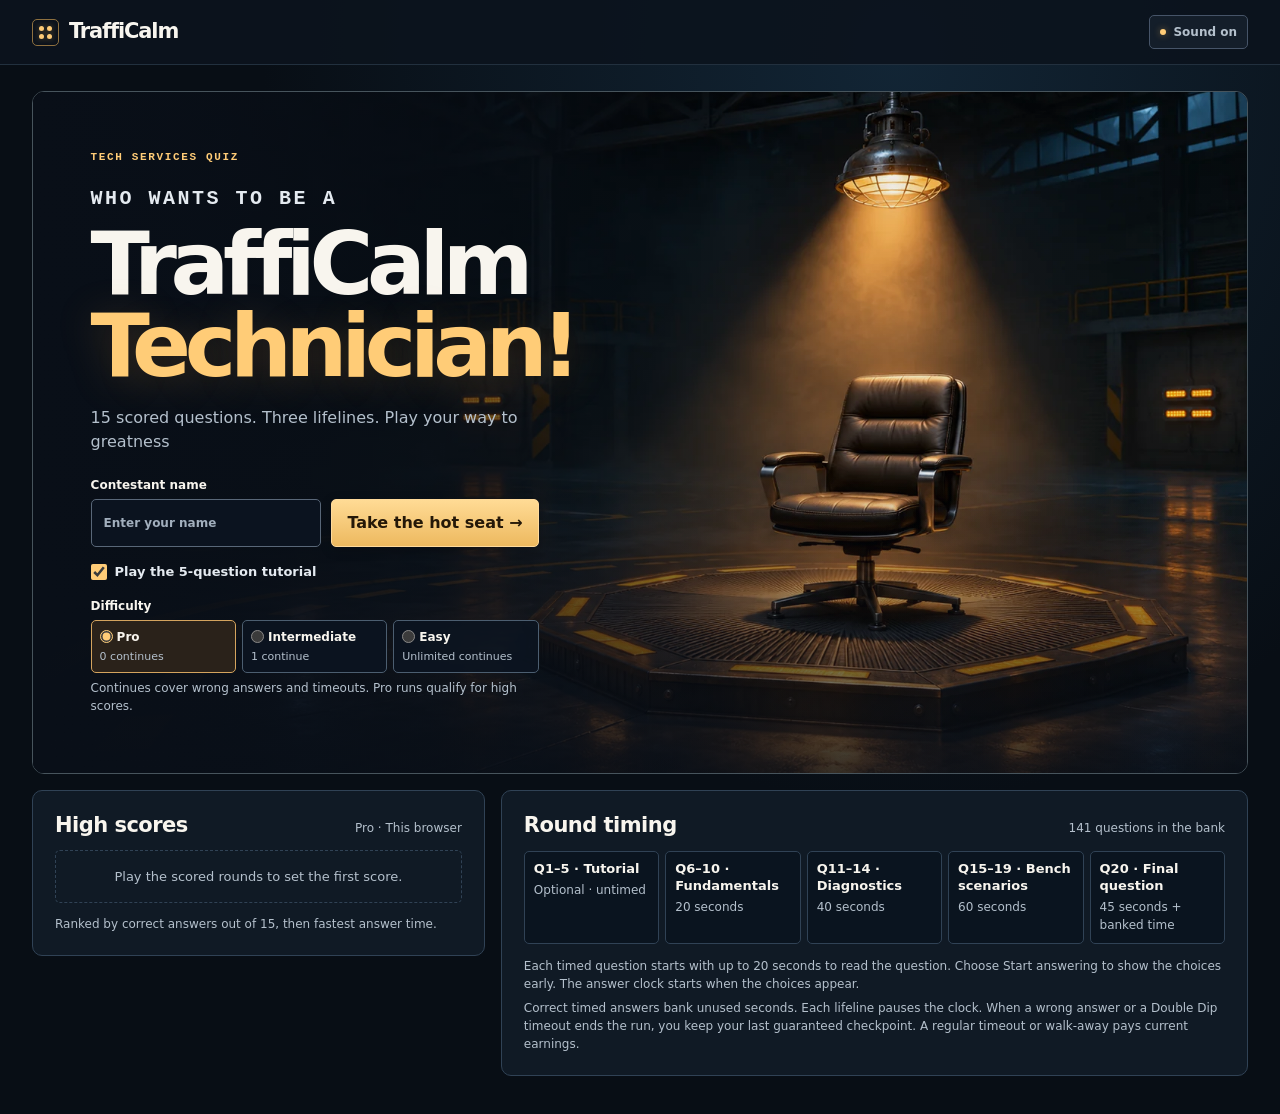
<file: docs/index.html>
<!doctype html>
<html lang="en">
<head>
<meta charset="utf-8">
<meta name="viewport" content="width=device-width, initial-scale=1">
<meta name="color-scheme" content="dark">
<title>Who wants to be a TraffiCalm Technician!</title>
<style>
:root {
  color-scheme: dark;
  --stage-art: url("[data-uri]");
  --bg: #080e15;
  --panel: #101a25;
  --raised: #182737;
  --line: #304255;
  --text: #f8f5ee;
  --muted: #b4c0cc;
  --amber: #ffcc77;
  --amber-deep: #c99042;
  --green: #a6e1c8;
  --red: #ffae9f;
  --ink: #241808;
  --mono: ui-monospace, "Cascadia Code", Consolas, monospace;
  --display: "Arial Black", system-ui, sans-serif;
}
* { box-sizing: border-box; }
[hidden] { display: none !important; }
body {
  margin: 0;
  min-height: 100vh;
  background: radial-gradient(ellipse at 70% 5%, #122535, transparent 50%), var(--bg);
  color: var(--text);
  font: 16px/1.5 system-ui, sans-serif;
}
button, input { font: inherit; }
button { cursor: pointer; }
button:disabled { cursor: default; }
:focus-visible { outline: 2px solid var(--amber); outline-offset: 4px; }
.wrap { width: min(1240px, calc(100% - 64px)); margin-inline: auto; }
.top { border-bottom: 1px solid #22303e; background: #0b131de8; }
.top .wrap { min-height: 64px; display: flex; align-items: center; justify-content: space-between; gap: 16px; }
.brand { display: flex; align-items: center; gap: 10px; font-size: 21px; font-weight: 820; letter-spacing: -.055em; }
.lamps { display: grid; gap: 3px; grid-template-columns: repeat(2, 5px); padding: 6px; border: 1px solid #8e703f; border-radius: 5px; }
.lamps i { width: 5px; height: 5px; border-radius: 50%; background: var(--amber); box-shadow: 0 0 6px #ffbf5370; }
.sound-toggle { display: flex; align-items: center; gap: 7px; padding: 7px 10px; border: 1px solid #465468; border-radius: 5px; color: var(--muted); background: #141e2a; font-size: 12px; font-weight: 720; }
.sound-toggle:hover { color: var(--text); border-color: #8b9fb5; }
.sound-toggle::before { content: ""; width: 6px; height: 6px; border-radius: 50%; background: #8492a2; }
.sound-toggle[aria-pressed="true"]::before { background: var(--amber); box-shadow: 0 0 7px #ffbf5370; }
main.wrap { padding-block: 26px 38px; }
h1, h2, p { margin: 0; }
h2 { font-size: 21px; line-height: 1.2; letter-spacing: -.025em; }
.kicker, .overline { color: var(--amber); font: 750 11px/1.4 var(--mono); letter-spacing: .15em; text-transform: uppercase; }
.lede, .muted { color: var(--muted); }
.micro { color: var(--muted); font-size: 12px; }
.panel { border: 1px solid var(--line); border-radius: 10px; background: var(--panel); }
.stage {
  position: relative;
  isolation: isolate;
  overflow: hidden;
  display: grid;
  border: 1px solid #47545c;
  border-radius: 12px;
  background: #0b141e;
}
.stage::before, .stage::after { position: absolute; inset: 0; content: ""; pointer-events: none; }
.stage::before {
  z-index: -2;
  background: radial-gradient(ellipse at 62% 58%, #926333, #11202b 41%, #080e15 74%);
  background-image: var(--stage-art), radial-gradient(ellipse at 62% 58%, #926333, #11202b 41%, #080e15 74%);
  background-position: 60% 57%;
  background-size: cover;
}
.stage::after { z-index: -1; background: linear-gradient(90deg, #090f18 0%, #090f18ef 13%, #090f18aa 34%, #090f180f 66%), linear-gradient(0deg, #070d16cc, transparent 44%); }
.hero { min-height: clamp(484px, 44vw, 555px); align-items: center; }
.hero-copy { width: min(100%, 680px); display: grid; justify-items: start; gap: 18px; padding: clamp(25px,4.5vw,63px); }
.hero h1 { margin-top: 4px; font-family: var(--display); font-weight: 900; line-height: .94; letter-spacing: -.073em; font-size: clamp(49px,6.8vw,103px); }
.hero h1 span { display: block; }
.hero h1 .lead-in { padding-bottom: 13px; color: #e4eaf0; font: 770 clamp(14px,2vw,20px)/1.2 var(--mono); text-transform: uppercase; letter-spacing: .125em; }
.hero h1 .gold-title { color: var(--amber); text-shadow: 0 6px 40px #d38e393a; }
.lede { max-width: 43ch; font-size: 16px; }
.entry { display: grid; gap: 11px; justify-items: start; width: min(100%, 448px); margin-top: 4px; }
.entry-row { display: flex; gap: 10px; align-items: end; width: 100%; }
.entry-row label { display: grid; gap: 5px; flex: 1; min-width: 0; font-size: 12px; font-weight: 690; }
#player { width: 100%; height: 48px; padding: 0 12px; border: 1px solid #596778; border-radius: 5px; background: #0b1420ea; color: var(--text); }
#player::placeholder { color: #a2afbd; }
.tutorial-option { display: inline-flex; align-items: center; gap: 8px; min-height: 28px; color: #e4eaf0; font-size: 13px; font-weight: 680; cursor: pointer; }
.tutorial-option input { width: 16px; height: 16px; margin: 0; accent-color: var(--amber); cursor: pointer; }
.mode-picker { width: 100%; min-width: 0; margin: 0; padding: 0; border: 0; }
.mode-picker legend { margin-bottom: 5px; padding: 0; font-size: 12px; font-weight: 720; }
.mode-options { display: grid; grid-template-columns: repeat(3,minmax(0,1fr)); gap: 6px; margin-bottom: 6px; }
.mode-option { display: grid; gap: 3px; padding: 7px 8px; border: 1px solid #4c5e70; border-radius: 5px; background: #0b1420ed; cursor: pointer; }
.mode-option:has(input:checked) { border-color: #d4a45e; background: #2d241bea; }
.mode-option strong { display: flex; align-items: center; gap: 4px; font-size: 12px; }
.mode-option input { width: 13px; height: 13px; margin: 0; accent-color: var(--amber); cursor: pointer; flex: none; }
.mode-option span { color: var(--muted); font-size: 11px; }
.primary, .quiet, .text-btn { min-height: 43px; padding: 9px 15px; border: 1px solid transparent; border-radius: 5px; color: var(--text); background: transparent; font-weight: 770; }
.primary { color: var(--ink); border-color: #ffda9b; background: linear-gradient(#ffdb95,#edb95f); box-shadow: 0 3px 12px #0003; }
.primary:hover:enabled { background: #ffe3ab; }
.primary:disabled { opacity: .42; }
.entry .primary { min-height: 48px; white-space: nowrap; }
.quiet { background: var(--raised); border-color: #4a5b70; }
.quiet:hover:enabled { background: #24374d; }
.text-btn { color: var(--muted); padding-inline: 10px; }
.text-btn:hover:enabled { color: var(--text); }
.home-grid { display: grid; grid-template-columns: minmax(0,1fr) minmax(0,1.65fr); align-items: start; gap: 16px; margin-top: 16px; }
.score-panel, .rules { padding: 22px; }
.score-panel { display: grid; gap: 12px; }
.score-head, .section-head { display: flex; justify-content: space-between; align-items: baseline; gap: 10px; }
.score-head .muted { font-size: 12px; }
table { width: 100%; border-collapse: collapse; font-size: 13px; font-variant-numeric: tabular-nums; }
th, td { padding: 8px 4px; border-bottom: 1px solid var(--line); text-align: right; }
th { color: var(--muted); font-size: 11px; text-transform: uppercase; letter-spacing: .07em; }
th:first-child, td:first-child { text-align: left; }
td.player { overflow-wrap: anywhere; }
td:last-child { white-space: nowrap; }
.rank { display: inline-block; min-width: 25px; color: var(--amber); font-family: var(--mono); }
.empty { padding: 16px 12px; border: 1px dashed var(--line); border-radius: 5px; color: var(--muted); text-align: center; font-size: 13px; }
.rules-grid { display: grid; grid-template-columns: repeat(5,1fr); gap: 6px; margin: 13px 0; }
.rules .micro + .micro { margin-top: 6px; }
.rule { display: grid; align-content: start; gap: 3px; padding: 9px; border: 1px solid var(--line); border-radius: 5px; background: #0a141f; }
.rule strong { font-size: 13px; line-height: 1.3; }
.rule span { color: var(--muted); font-size: 12px; }
.intro-stage { min-height: min(72vh, 680px); align-items: flex-end; }
.intro-stage::before { animation: arrive-camera 4.8s ease-out both; transform-origin: 61% 54%; }
.intro-stage::after { background: linear-gradient(0deg, #050a10 0%, #050a10ad 23%, transparent 55%), linear-gradient(90deg, #050a1075, transparent 52%); }
.intro-copy { width: 100%; padding: clamp(24px,5vw,60px); display: grid; grid-template-columns: minmax(0,1fr) auto; gap: 24px; align-items: end; }
.intro-copy h1 { max-width: 17ch; font: 900 clamp(35px,5.8vw,78px)/.99 var(--display); letter-spacing: -.065em; overflow-wrap: anywhere; text-shadow: 0 4px 20px #0008; animation: arrive-text .75s ease-out both; }
.intro-copy p { margin-top: 10px; color: var(--amber); font-weight: 700; animation: arrive-text .85s .3s ease-out both; }
.intro-copy .quiet { background: #141f2de0; }
@keyframes arrive-camera { from { transform: scale(1); filter: brightness(.22); } 37% { filter: brightness(1.06); } to { transform: scale(1.22); filter: brightness(1); } }
@keyframes arrive-text { from { opacity: 0; transform: translateY(12px); } to { opacity: 1; transform: translateY(0); } }
.intro-stage[data-phase="final"]::before { animation: final-camera 3.6s ease-in-out both; transform-origin: 68% 60%; }
@keyframes final-camera { from { transform: scale(1.62); } 48% { transform: scale(1); } 57% { transform: scale(1); } to { transform: scale(1.59); } }
#game { isolation: isolate; }
#game::before { position: fixed; inset: 65px 0 0; z-index: -1; content: ""; pointer-events: none; background: linear-gradient(90deg,#080e15f0 15%,#080e15b5 58%,#080e15e8), linear-gradient(0deg,#080e15 0%,transparent 65%), var(--stage-art) 60% 48%/cover; }
.game-top { display: flex; justify-content: space-between; align-items: center; gap: 12px; margin-bottom: 14px; }
.contestant-name { display: flex; align-items: baseline; flex-wrap: wrap; gap: 6px 12px; }
.contestant-name strong { color: #f7ecda; overflow-wrap: anywhere; }
.game-grid { display: grid; grid-template-columns: minmax(0,1fr) 255px; align-items: start; gap: 18px; }
.console { overflow: hidden; background: #101a25ee; box-shadow: 0 16px 36px #0005; }
.status-bar { display: grid; grid-template-columns: repeat(3,minmax(0,1fr)); border-bottom: 1px solid var(--line); background: #0c1520; }
.stat { display: grid; gap: 5px; padding: 14px 18px; }
.stat + .stat { border-left: 1px solid var(--line); }
.stat small { color: var(--muted); font: 750 10px/1.5 var(--mono); letter-spacing: .09em; text-transform: uppercase; }
.stat strong { font: 800 clamp(16px,3vw,26px)/1.1 var(--mono); font-variant-numeric: tabular-nums; }
#clock { color: var(--amber); }
#clock.urgent { color: var(--red); }
.meter { height: 4px; background: #283645; }
#meter-fill { height: 100%; background: linear-gradient(90deg,#cb8843,var(--amber)); transform-origin: left; }
#meter-fill.urgent { background: var(--red); }
.question-area { padding: clamp(17px,3vw,33px); display: grid; gap: 19px; }
#prompt { max-width: 36ch; font-size: clamp(24px,3.1vw,39px); font-weight: 800; line-height: 1.15; letter-spacing: -.039em; }
.answers { display: grid; grid-template-columns: repeat(2,minmax(0,1fr)); gap: 10px; }
.choice { display: flex; align-items: center; gap: 12px; min-height: 68px; padding: 11px 13px; border: 1px solid #405975; border-inline-start: 3px solid #567391; border-radius: 5px; background: linear-gradient(115deg,#1a2b3d,#152232); color: var(--text); text-align: left; line-height: 1.33; font-size: 15px; overflow-wrap: anywhere; }
.choice:hover:enabled { border-color: #9eb4ce; background: #233954; }
.choice[aria-pressed="true"] { border-color: var(--amber); background: #382c1f; }
.choice.correct { border-color: var(--green); background: #203932; }
.choice.incorrect { border-color: var(--red); background: #3c2827; }
.choice.removed { opacity: .44; }
.letter { width: 30px; flex: none; padding-block: 5px; border: 1px solid #887348; border-radius: 3px; color: var(--amber); background: #111a25; text-align: center; font: 800 13px/1.2 var(--mono); }
.game-actions { display: flex; align-items: center; justify-content: space-between; gap: 10px; flex-wrap: wrap; }
.reading-actions { padding-top: 6px; }
.life-area { padding: 17px clamp(17px,3vw,33px); border-top: 1px solid var(--line); background: #0e1823; }
.life-buttons { display: flex; flex-wrap: wrap; gap: 8px; margin-top: 9px; }
.life-buttons .quiet { min-height: 39px; padding: 6px 12px; font-size: 13px; }
.life-buttons .quiet:disabled { opacity: .48; }
.life-buttons .armed { border-color: var(--amber); color: var(--amber); opacity: 1 !important; }
.feedback { padding: 12px 14px; border: 1px solid #527e6d; border-radius: 5px; background: #172c25; color: var(--green); font-size: 14px; }
.feedback.miss { border-color: #825348; background: #332321; color: var(--red); }
.ladder { padding: 17px 14px; background: #101923f0; box-shadow: 0 16px 36px #0004; }
.ladder h2 { margin: 0 5px 10px; font-size: 17px; }
.ladder ol { display: grid; grid-template-columns: 1fr; margin: 0; padding: 0; list-style: none; }
.ladder li { display: flex; align-items: center; justify-content: space-between; gap: 8px; padding: 3px 8px; border: 1px solid transparent; border-radius: 4px; color: var(--muted); font: 690 12px/1.25 var(--mono); }
.ladder li[aria-current="step"] { border-color: #ae8450; background: linear-gradient(115deg,#46331c,#2c2520); color: var(--amber); font-weight: 850; }
.ladder .passed, .ladder .checkpoint { color: var(--green); }
.ladder .key { margin: 10px 0 0 8px; font-size: 10px; }
.result { max-width: 760px; margin-inline: auto; padding: clamp(20px,4vw,40px); display: grid; gap: 18px; }
.result h1 { font: 900 clamp(35px,5.5vw,60px)/1 var(--display); letter-spacing: -.057em; }
.victory-stage { min-height: clamp(180px,29vw,335px); background: #0b141e; border-color: #9c783e; }
.victory-stage::before { background-position: 62% 63%; }
.victory-stage::after { background: linear-gradient(0deg,#070d1688,transparent 48%); }
#money-rain { position: absolute; inset: 0; pointer-events: none; overflow: hidden; }
.money-note { position: absolute; top: -24px; left: var(--lane); width: 34px; height: 18px; border: 1px solid #d5eac6; border-radius: 2px; background: linear-gradient(120deg,#9ac284,#446f50); color: #152f1c; text-align: center; font: 800 11px/16px var(--mono); opacity: 0; animation: bill-fall var(--fall) var(--delay) ease-in both; }
@keyframes bill-fall {
  0% { opacity: 0; transform: translate(0,-14px) rotate(-20deg); }
  13% { opacity: 1; }
  64% { transform: translate(var(--drift), calc(var(--travel) * .58)) rotateX(250deg) rotate(26deg); }
  100% { opacity: 0; transform: translate(calc(var(--drift) * -.65), var(--travel)) rotateX(600deg) rotate(-32deg); }
}
#result-cash { color: var(--amber); font: 800 clamp(32px,5vw,54px)/1 var(--mono); }
.result-stats { display: flex; flex-wrap: wrap; gap: 12px; }
.result-stats .rule { flex: 1; min-width: 140px; padding: 12px; }
.review { border: 1px solid var(--line); border-radius: 5px; }
.review summary { cursor: pointer; padding: 10px 14px; font-weight: 660; }
.review ol { margin: 0; padding: 0 16px 14px 36px; }
.review li { padding-block: 8px; border-top: 1px solid var(--line); font-size: 14px; }
.review strong { display: block; }
#prior-scoreboard { padding: 0 12px 10px; }
dialog { width: min(460px,calc(100% - 28px)); padding: 23px; border: 1px solid #60758a; border-radius: 9px; background: var(--panel); color: var(--text); box-shadow: 0 22px 60px #0008; }
dialog::backdrop { background: #060b11cb; }
dialog h2 { margin: 6px 0 10px; }
dialog p { margin-bottom: 20px; }
.dialog-actions { display: flex; justify-content: flex-end; gap: 8px; }
@media (max-width: 920px) {
  .wrap { width: calc(100% - 38px); }
  .home-grid { grid-template-columns: 1fr 1.25fr; }
  .rules-grid { grid-template-columns: repeat(3,1fr); }
  .game-grid { grid-template-columns: minmax(0,1fr) 190px; gap: 12px; }
}
@media (max-width: 650px) {
  .wrap { width: calc(100% - 24px); }
  .top .wrap { min-height: 56px; }
  main.wrap { padding-block: 13px 28px; }
  .home-grid, .game-grid { grid-template-columns: 1fr; }
  .home-grid { gap: 12px; margin-top: 12px; }
  .hero { min-height: auto; align-items: end; }
  .hero::before { inset-block-end: auto; height: clamp(270px,78vw,370px); background-position: 65% 55%; }
  .hero::after { background: linear-gradient(0deg,#0b141e 29%,#0b141ef5 40%,#0b141e55 58%,transparent 76%); }
  .hero-copy { padding: clamp(216px,54vw,280px) 19px 23px; gap: 14px; }
  .hero h1 { font-size: clamp(44px,10.5vw,70px); }
  .hero h1 .lead-in { font-size: 12px; padding-bottom: 9px; }
  .lede { font-size: 14px; }
  .score-panel, .rules { padding: 16px; }
  .intro-stage { min-height: 72vh; }
  .intro-stage::before { background-position: 62% 50%; }
  .intro-copy { grid-template-columns: 1fr; gap: 17px; }
  .intro-copy .quiet { justify-self: start; }
  .game-top { margin-bottom: 8px; }
  .ladder ol { grid-template-columns: repeat(2,1fr); gap: 1px 8px; }
  .stat { padding-inline: 9px; }
}
@media (max-width: 425px) {
  .entry-row, .answers { display: grid; grid-template-columns: 1fr; }
  .entry .primary { justify-self: stretch; }
  .rules-grid { grid-template-columns: repeat(2,1fr); }
  .choice { min-height: 54px; font-size: 14px; }
}
@media (prefers-reduced-motion: reduce) {
  .intro-stage::before, .intro-stage[data-phase="final"]::before, .intro-copy h1, .intro-copy p, .money-note { animation: none; }
}

</style>
</head>
<body>
<header class="top"><div class="wrap">
  <div class="brand"><span class="lamps" aria-hidden="true"><i></i><i></i><i></i><i></i></span>TraffiCalm</div>
  <button id="sound-toggle" class="sound-toggle" type="button" aria-label="Game sound" aria-pressed="true">Sound on</button>
</div></header>
<main class="wrap">
  <section id="home" aria-labelledby="home-title">
    <article class="stage hero">
      <div class="hero-copy">
        <p class="kicker">Tech Services quiz</p>
        <h1 id="home-title"><span class="lead-in">Who wants to be a</span> <span>TraffiCalm</span> <span class="gold-title">Technician!</span></h1>
        <p class="lede">15 scored questions. Three lifelines. Play your way to greatness</p>
        <form id="entry" class="entry">
          <div class="entry-row">
            <label for="player">Contestant name
              <input id="player" maxlength="28" placeholder="Enter your name" autocomplete="off">
            </label>
            <button class="primary" type="submit">Take the hot seat →</button>
          </div>
          <p class="micro" id="public-name-note" hidden>Use initials or a nickname. Pro scores are public.</p>
          <label class="tutorial-option" for="tutorial-enabled">
            <input id="tutorial-enabled" type="checkbox" checked>
            Play the 5-question tutorial
          </label>
          <fieldset class="mode-picker">
            <legend>Difficulty</legend>
            <div class="mode-options">
              <label class="mode-option"><strong><input id="mode-pro" type="radio" name="difficulty" value="pro" checked> Pro</strong><span>0 continues</span></label>
              <label class="mode-option"><strong><input id="mode-intermediate" type="radio" name="difficulty" value="intermediate"> Intermediate</strong><span>1 continue</span></label>
              <label class="mode-option"><strong><input id="mode-easy" type="radio" name="difficulty" value="easy"> Easy</strong><span>Unlimited continues</span></label>
            </div>
            <p class="micro">Continues cover wrong answers and timeouts. Pro runs qualify for high scores.</p>
          </fieldset>
        </form>
      </div>
    </article>
    <div class="home-grid">
      <article class="panel score-panel" aria-labelledby="scores-title">
        <div class="score-head"><h2 id="scores-title">High scores</h2><span class="muted" id="score-scope">Pro · This browser</span></div>
        <div id="scoreboard"></div>
        <p class="micro" id="shared-board-note" hidden>Shared scores are unavailable. Showing scores saved on this device.</p>
        <p class="micro">Ranked by correct answers out of 15, then fastest answer time.</p>
        <details id="prior-scores" class="review" hidden><summary>Earlier 20-question scores</summary><div id="prior-scoreboard"></div></details>
        <p class="micro" id="storage-note" hidden>Browser storage is unavailable. Scores will last until this page closes.</p>
      </article>
      <article class="panel rules">
        <div class="section-head"><h2>Round timing</h2><span class="micro" id="bank-count"></span></div>
        <div class="rules-grid">
          <div class="rule"><strong>Q1–5 · Tutorial</strong><span>Optional · untimed</span></div>
          <div class="rule"><strong>Q6–10 · Fundamentals</strong><span>20 seconds</span></div>
          <div class="rule"><strong>Q11–14 · Diagnostics</strong><span>40 seconds</span></div>
          <div class="rule"><strong>Q15–19 · Bench scenarios</strong><span>60 seconds</span></div>
          <div class="rule"><strong>Q20 · Final question</strong><span>45 seconds + banked time</span></div>
        </div>
        <p class="micro">Each timed question starts with up to 20 seconds to read the question. Choose Start answering to show the choices early. The answer clock starts when the choices appear.</p>
        <p class="micro">Correct timed answers bank unused seconds. Each lifeline pauses the clock. When a wrong answer or a Double Dip timeout ends the run, you keep your last guaranteed checkpoint. A regular timeout or walk-away pays current earnings.</p>
      </article>
    </div>
  </section>

  <section id="intro" class="stage intro-stage" hidden aria-labelledby="intro-title">
    <div class="intro-copy">
      <div>
        <h1 id="intro-title" tabindex="-1"></h1>
        <p id="intro-note"></p>
      </div>
      <button id="skip-intro" class="quiet" type="button">Skip intro →</button>
    </div>
  </section>

  <section id="game" hidden aria-labelledby="prompt">
    <div class="game-top"><div class="contestant-name"><span class="overline">In the hot seat</span><strong id="game-player"></strong><span class="micro" id="game-mode"></span></div><button id="walk" class="text-btn" type="button">Walk away</button></div>
    <div class="game-grid">
      <article class="panel console">
        <div class="status-bar">
          <div class="stat"><small id="progress-label">Question</small><strong id="progress"></strong></div>
          <div class="stat"><small id="clock-label">On the clock</small><strong id="clock"></strong></div>
          <div class="stat"><small>Time bank</small><strong id="bank"></strong></div>
        </div>
        <div class="meter" aria-hidden="true"><div id="meter-fill"></div></div>
        <div class="question-area">
          <p id="category" class="overline"></p>
          <h1 id="prompt" tabindex="-1"></h1>
          <div id="reading-controls" class="game-actions reading-actions" hidden>
            <p class="micro">Choices appear when reading time ends.</p>
            <button id="start-answering" class="primary" type="button">Start answering →</button>
          </div>
          <div id="answers" class="answers" aria-label="Answer choices"></div>
          <p class="feedback" id="feedback" role="status" hidden></p>
          <div id="answer-controls" class="game-actions">
            <span id="selection-note" class="micro">Choose an answer, then lock it in.</span>
            <button id="lock" class="primary" type="button" disabled>Lock in answer</button>
            <button id="next" class="primary" type="button" hidden>Next question →</button>
          </div>
        </div>
        <div id="life-area" class="life-area">
          <h2 class="overline">Lifelines · once per run</h2>
          <div class="life-buttons">
            <button class="quiet" data-life="half" type="button">50/50</button>
            <button class="quiet" data-life="hint" type="button">Bench Hint</button>
            <button class="quiet" data-life="dip" type="button">Double Dip</button>
          </div>
        </div>
      </article>
      <aside class="panel ladder" aria-labelledby="ladder-title">
        <h2 id="ladder-title">Prize ladder</h2>
        <ol id="ladder" reversed></ol>
        <p class="micro key">◆ Guaranteed checkpoint</p>
        <p class="micro key">Starting guarantee <strong id="base-guarantee"></strong></p>
      </aside>
    </div>
  </section>

  <section id="result" class="panel result" hidden aria-labelledby="result-title">
    <div id="victory-stage" class="stage victory-stage" aria-hidden="true" hidden><div id="money-rain"></div></div>
    <p class="kicker">Final score</p>
    <h1 id="result-title" tabindex="-1"></h1>
    <p id="result-cash"></p>
    <p class="muted" id="result-note"></p>
    <p class="micro" id="result-mode"></p>
    <p class="micro" id="share-status" role="status" hidden></p>
    <div class="result-stats" id="result-stats"></div>
    <details class="review" id="review"><summary>Review answers</summary><ol id="review-list" start="6"></ol></details>
    <div class="game-actions">
      <button id="home-button" class="quiet" type="button">Home &amp; high scores</button>
      <button id="again" class="primary" type="button">Play again →</button>
    </div>
  </section>
</main>
<dialog id="pause-dialog" aria-labelledby="dialog-title">
  <p id="dialog-kicker" class="overline"></p>
  <h2 id="dialog-title"></h2>
  <p id="dialog-body" class="muted"></p>
  <div class="dialog-actions">
    <button id="dialog-cancel" class="quiet" type="button">Cancel</button>
    <button id="dialog-action" class="primary" type="button"></button>
  </div>
</dialog>
<script>
// Question bank. The first choice is the key. The game shuffles choices when it displays them.
const QUESTION_BANK = [
  {
    "id": "B009",
    "category": "Driver Feedback Signs",
    "prompt": "A Value-series sign won't enter programming with a sequence that worked on another sign. What should the tech verify before retrying?",
    "options": [
      "The exact model and keypad revision against the approved programming procedure",
      "That both signs currently show the same speed threshold",
      "That the other sign is powered on and using its normal schedule",
      "That the bench laptop has the latest Driver Feedback Sign app"
    ],
    "hint": "Keep the specific sign family in mind. Detection, the display, and configuration are separate checks."
  },
  {
    "id": "B011",
    "category": "RMA / NetSuite",
    "prompt": "Which sequence best reflects the approved RMA workflow before a replacement Sales Order?",
    "options": [
      "Create Case; locate original invoice; create linked RMA; create SO",
      "Create the SO, then Case, then RMA, and look up the invoice afterward",
      "Create an RMA first, then find the original invoice and open a Case",
      "Open the Case and SO, close the Case, then create the RMA"
    ],
    "hint": "Identify the unit, then trace the evidence or record that proves the specific step was completed."
  },
  {
    "id": "B083",
    "category": "Wi-Fi / Power",
    "prompt": "A Controller has a solar panel attached, no reliable Wi-Fi, and an unknown battery voltage. Which diagnostic sequence is strongest?",
    "options": [
      "Isolate solar input as appropriate, verify battery/fuse, then retest after a safe power cycle",
      "Recreate the Collaborator group and change mesh channels before power checks",
      "Reset the local configuration without first checking the battery feed",
      "Update the Controller application to restore the missing network"
    ],
    "hint": "Trace power from the source to the device under the conditions where the symptom appears."
  },
  {
    "id": "B084",
    "category": "Wi-Fi / Power",
    "prompt": "A Controller's Wi-Fi was working after startup but is absent three hours later. Power is normal. What is most likely?",
    "options": [
      "The normal Wi-Fi activity window expired",
      "The Collaborator mesh group automatically changed IDs",
      "A radar sensor caused the access point to turn off after detection",
      "The Wi-Fi password reset itself during normal operation"
    ],
    "hint": "Trace power from the source to the device under the conditions where the symptom appears."
  },
  {
    "id": "B085",
    "category": "Wi-Fi / Power",
    "prompt": "A phone connects to the Controller SSID but cannot load the setup page. What should you confirm before changing hardware?",
    "options": [
      "Stay on the no-Internet Wi-Fi and open the local setup address",
      "Connect to the Collaborator rather than the Controller",
      "Switch to public Wi-Fi and try the same local hostname",
      "Use the Pelco One iQ setup workflow instead of TC Connect"
    ],
    "hint": "Trace power from the source to the device under the conditions where the symptom appears."
  },
  {
    "id": "B086",
    "category": "FSS Diagnostics",
    "prompt": "A newly installed group has the correct physical wiring but a Collaborator never responds. What should be compared first?",
    "options": [
      "Entered six-character ID, group assignment, and device status",
      "Replace the flasher output wiring before confirming radio status",
      "Change the flash pattern before checking group membership",
      "Move the system to a new mesh channel without checking recorded IDs"
    ],
    "hint": "Consider which devices can respond locally and where the link between them stops working."
  },
  {
    "id": "B087",
    "category": "FSS Diagnostics",
    "prompt": "Two Collaborators intermittently disappear when trucks park near the equipment. What is the best starting theory?",
    "options": [
      "RF path obstruction or antenna placement",
      "Both units require battery upgrades regardless of measured voltage",
      "Those two Collaborators have a different firmware version",
      "The two units have incorrect flash duty-cycle settings"
    ],
    "hint": "Consider which devices can respond locally and where the link between them stops working."
  },
  {
    "id": "B088",
    "category": "FSS Diagnostics",
    "prompt": "A warning sign should activate only for the east approach, but both approaches trigger it. What should be reviewed?",
    "options": [
      "Configuration, group membership, and physical approach/output assignment",
      "Reduce the radar minimum activation speed for both approaches",
      "Increase Time to Cross to separate the approach activations",
      "Change the flash rate without checking activation assignments"
    ],
    "hint": "Consider which devices can respond locally and where the link between them stops working."
  },
  {
    "id": "B089",
    "category": "FSS Diagnostics",
    "prompt": "A Controller passes bench testing using the same firmware and supply, but its mesh link becomes unreliable only after it is mounted outside. What field-specific factor should be checked first?",
    "options": [
      "Antenna placement and real-world line-of-sight conditions",
      "The outdoor power supply may differ from the bench supply",
      "The active configuration may have been changed during installation",
      "The installed trigger wiring may differ from the bench connections"
    ],
    "hint": "Consider which devices can respond locally and where the link between them stops working."
  },
  {
    "id": "B090",
    "category": "TC Connect Setup",
    "prompt": "A radar is plugged in only after the Controller has finished booting; its setup options are absent. What should happen?",
    "options": [
      "Power down safely, connect radar first, reboot, then recheck setup",
      "Reselect the radar mode without cycling power",
      "Change the mesh channel before restarting the Controller",
      "Re-enter Collaborator IDs to make the radar appear"
    ],
    "hint": "Separate the step that connects your device from the step that configures or signs in to the product."
  },
  {
    "id": "B091",
    "category": "TC Connect Setup",
    "prompt": "A tech wants to add another crossing's Collaborators to the current Controller. What is the correct response?",
    "options": [
      "Do not mix separate crossing groups; use the proper Controller and IDs",
      "Add all reachable Collaborators so either Controller can trigger them",
      "Use the same mesh ID for both crossings so the groups overlap",
      "Make a second Collaborator act as another Controller within the existing group"
    ],
    "hint": "Separate the step that connects your device from the step that configures or signs in to the product."
  },
  {
    "id": "B092",
    "category": "Push 2 Cross",
    "prompt": "A push button operates but the flashes stop too quickly. Which programmed setting should be reviewed?",
    "options": [
      "Time to Cross",
      "Flash Rate",
      "Beacon Mode",
      "LED Brightness"
    ],
    "hint": "Trace the trigger from the push button to the intended beacons and watch where the response changes."
  },
  {
    "id": "B093",
    "category": "Push 2 Cross",
    "prompt": "One of two push buttons starts the RRFBs correctly, but the other does not. Which test most directly isolates the problem?",
    "options": [
      "Check the second button's input wiring and activation independently",
      "Change the Controller's mesh antenna position before testing that input",
      "Increase the Time to Cross setting before checking the failed button",
      "Re-enter all Collaborator IDs because one button does not work"
    ],
    "hint": "Trace the trigger from the push button to the intended beacons and watch where the response changes."
  },
  {
    "id": "B094",
    "category": "Push 2 Cross",
    "prompt": "A new crossing has LED corner rings rather than RRFB light bars. What must the setup reflect?",
    "options": [
      "Select the proper MUTCD Ring flasher type",
      "Select the standard beacon mode without changing flasher type",
      "Select Other, the setting used for RRFB bars and legacy flashers",
      "Keep the previous RRFB selection because all LED flashers are treated alike"
    ],
    "hint": "Trace the trigger from the push button to the intended beacons and watch where the response changes."
  },
  {
    "id": "B095",
    "category": "Push 2 Cross",
    "prompt": "A crosswalk was programmed as a standard button system but uses an audible/talking button. What should be corrected?",
    "options": [
      "Select the installed button/device type in Push 2 Cross",
      "Adjust duty cycle instead of selecting the installed input device",
      "Change the flasher type even if the light hardware is unchanged",
      "Increase Time to Cross without changing the selected device type"
    ],
    "hint": "Trace the trigger from the push button to the intended beacons and watch where the response changes."
  },
  {
    "id": "B096",
    "category": "Chevron",
    "prompt": "In a dual-direction Chevron layout, the visual sequence runs backward relative to traffic. What should be investigated?",
    "options": [
      "Physical A/B connections and direction mapping",
      "Change the minimum radar activation speed",
      "Change the Hold Time to make the direction appear correct",
      "Reverse the displayed location names without checking output wiring"
    ],
    "hint": "Compare the configured sequence and grouping with the physical order of the units."
  },
  {
    "id": "B097",
    "category": "Chevron",
    "prompt": "On the documented dual-direction Chevron design, Output A is intended to sequence which way?",
    "options": [
      "Away from the Controller",
      "Toward the Controller",
      "To warning-sign Collaborators only",
      "In both directions simultaneously"
    ],
    "hint": "Compare the configured sequence and grouping with the physical order of the units."
  },
  {
    "id": "B098",
    "category": "Chevron",
    "prompt": "On the documented dual-direction Chevron design, Output B is intended to sequence which way?",
    "options": [
      "Toward the Controller",
      "Away from the Controller",
      "In both directions simultaneously",
      "To the radar input regardless of physical direction"
    ],
    "hint": "Compare the configured sequence and grouping with the physical order of the units."
  },
  {
    "id": "B099",
    "category": "Chevron",
    "prompt": "Eight chevrons are assigned subset size four. What sequencing behavior should you expect?",
    "options": [
      "Positions 1 and 5, 2 and 6, 3 and 7, 4 and 8 pair together",
      "Only positions one through four flash and the rest remain off",
      "All eight units flash one after another, without pairing",
      "Adjacent pairs 1/2, 3/4, 5/6, 7/8 flash together"
    ],
    "hint": "Compare the configured sequence and grouping with the physical order of the units."
  },
  {
    "id": "B100",
    "category": "Chevron",
    "prompt": "A Chevron warning sign is being entered into the list reserved for sequenced Chevrons. What's wrong?",
    "options": [
      "Warning-sign Collaborators should be assigned to their own group",
      "Enter the Controller ID into the Chevron sequence list to represent the warning sign",
      "Set the warning sign to the correct output but keep it inside the Chevron-only group",
      "Include the warning sign with the Chevron sequence and move it to the first position"
    ],
    "hint": "Compare the configured sequence and grouping with the physical order of the units."
  },
  {
    "id": "B101",
    "category": "Chevron",
    "prompt": "A curve warning system must activate only above a selected vehicle speed. Which feature is being used?",
    "options": [
      "Minimum activation speed",
      "Excessive-speed escalation threshold",
      "Chevron cycle period",
      "Flasher hold time"
    ],
    "hint": "Compare the configured sequence and grouping with the physical order of the units."
  },
  {
    "id": "B102",
    "category": "Chevron",
    "prompt": "A Chevron system continues flashing too long after the final vehicle detection. Which setting matters?",
    "options": [
      "Hold time",
      "Minimum activation speed",
      "Chevron cycle period",
      "Excessive-speed escalation threshold"
    ],
    "hint": "Compare the configured sequence and grouping with the physical order of the units."
  },
  {
    "id": "B103",
    "category": "Firmware / Tools",
    "prompt": "The PIC firmware update succeeded, but mesh visibility disappeared. Which firmware layer should be investigated separately?",
    "options": [
      "Synapse mesh module image/communication",
      "The PIC application image alone",
      "The Controller's Wi-Fi user interface alone",
      "The PIC bootloader image alone"
    ],
    "hint": "Match the release and tool to the exact hardware role, then verify the unit after it restarts."
  },
  {
    "id": "B104",
    "category": "Firmware / Tools",
    "prompt": "A Controller was accidentally loaded with a Collaborator application image. What behavior might change?",
    "options": [
      "It may identify or behave as the wrong device role",
      "The device can lose its saved time-zone setting but retain the Controller role",
      "Only the flashing duty cycle changes; the reported device role remains fixed",
      "The board always becomes a Basic unit because firmware cannot contain a role"
    ],
    "hint": "Match the release and tool to the exact hardware role, then verify the unit after it restarts."
  },
  {
    "id": "B105",
    "category": "Firmware / Tools",
    "prompt": "The team needs to update the PIC application through a supported serial bootloader. Which tool was used?",
    "options": [
      "mcbootflash",
      "MPLAB IPE with PICkit",
      "Synapse Portal with SNAP Stick",
      "The DFB Web Serial updater"
    ],
    "hint": "Match the release and tool to the exact hardware role, then verify the unit after it restarts."
  },
  {
    "id": "B106",
    "category": "Firmware / Tools",
    "prompt": "The team needs to update just the mesh radio image on a compatible controller. What is the expected tool path?",
    "options": [
      "SNAP Stick with Synapse programming workflow",
      "The DFB USB-C browser updater",
      "MPLAB IPE with PICkit",
      "mcbootflash over the radar serial port"
    ],
    "hint": "Match the release and tool to the exact hardware role, then verify the unit after it restarts."
  },
  {
    "id": "B107",
    "category": "Firmware / Tools",
    "prompt": "A board reports unexpected firmware after programming. What is the most useful verification?",
    "options": [
      "Read device information/firmware and confirm against intended file",
      "Check the program tool's success message without querying the board",
      "Compare the board's work-order number to the customer invoice",
      "Read only the file name stored on the technician's laptop"
    ],
    "hint": "Match the release and tool to the exact hardware role, then verify the unit after it restarts."
  },
  {
    "id": "B108",
    "category": "Bench / Serial",
    "prompt": "Which Tera Term command is listed for general Controller information?",
    "options": [
      "ATI",
      "ATIV",
      "ATI2",
      "ATI4"
    ],
    "hint": "Verify the physical connection, device identity, and communication settings before changing firmware."
  },
  {
    "id": "B109",
    "category": "Bench / Serial",
    "prompt": "Which dedicated Tera Term command is listed for checking the firmware version?",
    "options": [
      "ATIV",
      "ATI4",
      "ATI2",
      "AT*IR1"
    ],
    "hint": "Verify the physical connection, device identity, and communication settings before changing firmware."
  },
  {
    "id": "B110",
    "category": "Bench / Serial",
    "prompt": "Which command is used to see the stored build/work-order information?",
    "options": [
      "AT*IR1",
      "AT*IR0",
      "ATI2",
      "ATI4"
    ],
    "hint": "Verify the physical connection, device identity, and communication settings before changing firmware."
  },
  {
    "id": "B111",
    "category": "Bench / Serial",
    "prompt": "A technician wants to check the stored unit serial number without changing it. Which command fits?",
    "options": [
      "AT*N?",
      "AT*IW1",
      "AT*N123456ABC",
      "AT*R3S3T"
    ],
    "hint": "Verify the physical connection, device identity, and communication settings before changing firmware."
  },
  {
    "id": "B112",
    "category": "Bench / Serial",
    "prompt": "A controller terminal shows scrambled formatting. Which non-destructive check is appropriate?",
    "options": [
      "Verify serial settings and terminal receive-newline configuration",
      "Reset stored settings before checking the terminal display",
      "Reflash the PIC application to correct line endings",
      "Reprogram the mesh channel to correct serial-text formatting"
    ],
    "hint": "Verify the physical connection, device identity, and communication settings before changing firmware."
  },
  {
    "id": "B113",
    "category": "Bench / Serial",
    "prompt": "A tech gets no response over the radar port. What should be inspected before reprogramming anything?",
    "options": [
      "COM port, adapter, cable pinout, and connector seating",
      "Rebuild the collaborator group before confirming serial communication",
      "Reflash the PIC application before checking signal levels",
      "Factory-reset the Controller before checking the cable"
    ],
    "hint": "Verify the physical connection, device identity, and communication settings before changing firmware."
  },
  {
    "id": "B114",
    "category": "Bench / Serial",
    "prompt": "Why must you verify voltage levels and pin assignments before connecting a modified USB/serial adapter to a Controller?",
    "options": [
      "Wrong voltage levels or wire positions can prevent communication or damage hardware",
      "Incorrect wiring affects only Wi-Fi setup, not serial communication",
      "USB ports automatically translate incompatible TTL and RS-232 levels",
      "The adapter will always correct an incorrect TX/RX pin order"
    ],
    "hint": "Verify the physical connection, device identity, and communication settings before changing firmware."
  },
  {
    "id": "B115",
    "category": "Power / Dimming",
    "prompt": "During a bench dimming test, LED output will not change while solar input is connected. What check is relevant?",
    "options": [
      "Isolate solar input as instructed and repeat dimming test",
      "Replace the ambient-light sensor before isolating solar power",
      "Increase the flash duty cycle before repeating the sensor test",
      "Disable automatic dimming to force a brightness change"
    ],
    "hint": "Trace power from the source to the device under the conditions where the symptom appears."
  },
  {
    "id": "B116",
    "category": "RMA / NetSuite",
    "prompt": "A returned product arrived, but the technician cannot find a matching RMA. What is the proper action?",
    "options": [
      "Resolve the identification and log receipt to the correct RMA before proceeding",
      "Issue the replacement SO before identifying which RMA covers the received unit",
      "Return it directly to service stock and reconcile paperwork later",
      "Receive the unit against the next available open RMA"
    ],
    "hint": "Identify the unit, then trace the evidence or record that proves the specific step was completed."
  },
  {
    "id": "B117",
    "category": "RMA / NetSuite",
    "prompt": "An RMA is ready to close, but Accounting has not finished the associated credit. What should the tech do?",
    "options": [
      "Keep the case/transaction open until required financial actions are complete",
      "Open a second unrelated RMA to finish the credit after closure",
      "Close the Case now but leave the RMA Pending Credit",
      "Close the RMA as completed and let Accounting handle the missing memo later"
    ],
    "hint": "Identify the unit, then trace the evidence or record that proves the specific step was completed."
  },
  {
    "id": "B118",
    "category": "RMA / NetSuite",
    "prompt": "The returned unit is inspected, and the reported defect cannot be reproduced. What is the correct RMA response under the documented NFF policy?",
    "options": [
      "Document findings and apply the no-fault-found charge as applicable",
      "Send a free replacement without documenting the inspection result",
      "Close the Case with no finding because the symptom could not be reproduced",
      "Automatically classify it as a warranty defect and issue full credit"
    ],
    "hint": "Identify the unit, then trace the evidence or record that proves the specific step was completed."
  },
  {
    "id": "B119",
    "category": "RMA / NetSuite",
    "prompt": "A customer returns three of four units on an approved RMA. What is the proper financial handling for the missing unit?",
    "options": [
      "Track the partial return and charge for the missing unit per policy",
      "Close the Case and start an unrelated Case for the missing unit",
      "Mark all four units received because the return shipment has arrived",
      "Issue credit for all four and record the shortage as a warehouse variance"
    ],
    "hint": "Identify the unit, then trace the evidence or record that proves the specific step was completed."
  },
  {
    "id": "B120",
    "category": "RMA / NetSuite",
    "prompt": "A customer sends multiple related units in one return shipment. How should the standard transaction be organized?",
    "options": [
      "One linked RMA and one corresponding SO for the return",
      "Create an RMA for each individual unit even if they belong to one Case",
      "Create separate Sales Orders for each unit without referencing the common RMA",
      "Accept all returns under a single SO without linking a Case or RMA"
    ],
    "hint": "Identify the unit, then trace the evidence or record that proves the specific step was completed."
  },
  {
    "id": "D001",
    "category": "Power / Wi-Fi",
    "prompt": "A Controller has just been safely power-cycled, but its setup Wi-Fi is not broadcasting. What should you check first?",
    "options": [
      "Verify battery power and fuse; isolate solar input if needed",
      "Rebuild the mesh network IDs before verifying the power supply",
      "Reinstall the Controller application before testing the fuse",
      "Change the TC Connect login settings before checking voltage"
    ],
    "hint": "Trace power from the source to the device under the conditions where the symptom appears."
  },
  {
    "id": "D004",
    "category": "Driver Feedback Signs",
    "prompt": "Can you directly add a cellular modem to a standard iQ-series Driver Feedback Sign as a supported connection?",
    "options": [
      "No; that standard connection is not supported",
      "Yes; connect a USB cellular modem to the sign's service connection",
      "Yes; enable cellular connectivity in Pelco One settings",
      "Yes; connect a compatible modem to the radar service port"
    ],
    "hint": "Keep the specific sign family in mind. Detection, the display, and configuration are separate checks."
  },
  {
    "id": "D008",
    "category": "Solar / Batteries",
    "prompt": "A solar sign repeatedly loses power at a heavily shaded site. What is the most effective long-term recommendation?",
    "options": [
      "Move the panel out of shade or switch to an appropriately powered AC system",
      "Replace the panel with the same model in the same shaded position",
      "Install a higher-capacity battery without changing solar exposure",
      "Add a second battery while leaving charging conditions unchanged"
    ],
    "hint": "Trace power from the source to the device under the conditions where the symptom appears."
  },
  {
    "id": "D012",
    "category": "Mesh Communication",
    "prompt": "What nominal distance guideline has the team used between an FSS Controller and its Collaborators?",
    "options": [
      "About 600 feet, subject to conditions",
      "Approximately 150 feet",
      "Approximately 1,200 feet",
      "Approximately 300 feet"
    ],
    "hint": "Consider which devices can respond locally and where the link between them stops working."
  },
  {
    "id": "D013",
    "category": "Mesh Communication",
    "prompt": "A Controller and Collaborator will not communicate and both antennas are hidden behind poles. What is the likely problem?",
    "options": [
      "Obstructed line of sight and poor antenna positioning",
      "Controller and Collaborator radio channels do not match",
      "The Collaborator ID was never added to the group",
      "One unit has a low battery voltage"
    ],
    "hint": "Consider which devices can respond locally and where the link between them stops working."
  },
  {
    "id": "D016",
    "category": "Firmware / Tools",
    "prompt": "What programmer is commonly used to flash the PIC firmware on a Controller or Collaborator board?",
    "options": [
      "MPLAB PICkit",
      "TC Connect in a web browser",
      "Pelco One desktop software",
      "Synapse SNAP Stick"
    ],
    "hint": "Match the release and tool to the exact hardware role, then verify the unit after it restarts."
  },
  {
    "id": "D017",
    "category": "RMA / Distributor",
    "prompt": "When a distributor requests an advanced replacement, how should their input be handled?",
    "options": [
      "Involve the distributor and obtain the required internal AR approval",
      "Seek distributor input only after approving shipment internally",
      "Contact the distributor only when the warranty has expired",
      "Take distributor input only when the request came through Sales"
    ],
    "hint": "Identify the unit, then trace the evidence or record that proves the specific step was completed."
  },
  {
    "id": "D018",
    "category": "Solar / Batteries",
    "prompt": "Which battery configuration is specified for the M75-SA300-CTLT model in our training reference?",
    "options": [
      "Two 12 V, 35 Ah batteries",
      "Two 12 V, 50 Ah batteries",
      "One 12 V, 35 Ah battery",
      "One 12 V, 100 Ah battery"
    ],
    "hint": "Trace power from the source to the device under the conditions where the symptom appears."
  },
  {
    "id": "D019",
    "category": "FSS Configuration",
    "prompt": "On a new FSS installation, Collaborators flash but the Controller is not behaving as expected. What setup step is commonly missing?",
    "options": [
      "Configure/program the Controller",
      "Change the mesh radio channel without configuring operation",
      "Increase the Collaborator output brightness",
      "Swap the Controller antenna before loading its configuration"
    ],
    "hint": "Identify the device's assigned role and which part of the system owns the behavior in the question."
  },
  {
    "id": "D025",
    "category": "Controller Power",
    "prompt": "Approximately how much current should the referenced Controller draw at idle with no external devices connected?",
    "options": [
      "15 mA",
      "1.5 A",
      "1.5 mA",
      "150 mA"
    ],
    "hint": "Trace power from the source to the device under the conditions where the symptom appears."
  },
  {
    "id": "D053",
    "category": "TC Connect Setup",
    "prompt": "Where should an installer connect to configure a group of Collaborators?",
    "options": [
      "The Controller Wi-Fi network",
      "A modem's public Wi-Fi hotspot",
      "The SNAP Stick's programming connection",
      "The nearest Collaborator's setup network"
    ],
    "hint": "Separate the step that connects your device from the step that configures or signs in to the product."
  },
  {
    "id": "D054",
    "category": "TC Connect Setup",
    "prompt": "What should an installer record before configuring an FSS group?",
    "options": [
      "Controller identity plus each Collaborator's six-character ID",
      "Only the Collaborator serial labels, without their network IDs",
      "Only the Controller model and mounting location",
      "Only the number of Collaborators and their battery sizes"
    ],
    "hint": "Separate the step that connects your device from the step that configures or signs in to the product."
  },
  {
    "id": "D055",
    "category": "TC Connect Setup",
    "prompt": "An FSS radar is absent from the available setup choices after the Controller starts. What should be checked first?",
    "options": [
      "The radar was connected before Controller power-up",
      "Whether a radar threshold was entered before the radar was detected",
      "Whether the Controller and Collaborator antenna channels match",
      "Whether the radar was paired to the phone after boot"
    ],
    "hint": "Separate the step that connects your device from the step that configures or signs in to the product."
  },
  {
    "id": "D056",
    "category": "TC Connect Setup",
    "prompt": "What is the best action if the installer is unsure whether the system is Push 2 Cross or Chevron?",
    "options": [
      "Confirm the intended design before selecting a configuration",
      "Select Chevron whenever a radar is installed",
      "Choose All Flash temporarily and configure the system later",
      "Use Push 2 Cross by default because it can also drive flashers"
    ],
    "hint": "Separate the step that connects your device from the step that configures or signs in to the product."
  },
  {
    "id": "D057",
    "category": "TC Connect Setup",
    "prompt": "Which TC Connect screen should be checked for actual device communication and health?",
    "options": [
      "Status or Diagnostics",
      "Scheduling / Day Plans",
      "System Location",
      "Flasher Brightness"
    ],
    "hint": "Separate the step that connects your device from the step that configures or signs in to the product."
  },
  {
    "id": "D058",
    "category": "TC Connect Setup",
    "prompt": "What should be done after a technician enters Collaborator IDs into a group?",
    "options": [
      "Test each activation and verify intended members respond",
      "Test only the closest Collaborator and infer the others are working",
      "Verify the Controller output once and assume the rest will follow",
      "Confirm that the IDs appear on screen without triggering any inputs"
    ],
    "hint": "Separate the step that connects your device from the step that configures or signs in to the product."
  },
  {
    "id": "D059",
    "category": "TC Connect Setup",
    "prompt": "What is the correct TC Connect configuration for a standalone Controller installation without Collaborators?",
    "options": [
      "All Flash",
      "Conflict Intersection",
      "Push 2 Cross",
      "Chevron"
    ],
    "hint": "Separate the step that connects your device from the step that configures or signs in to the product."
  },
  {
    "id": "D060",
    "category": "System Types",
    "prompt": "What system type fits a sequence of illuminated chevrons through a curve?",
    "options": [
      "Chevron",
      "Push 2 Cross",
      "Conflict Intersection",
      "All Flash"
    ],
    "hint": "Identify the device's assigned role and which part of the system owns the behavior in the question."
  },
  {
    "id": "D061",
    "category": "System Types",
    "prompt": "What system type fits a sensor that triggers warnings when water is present?",
    "options": [
      "High Water",
      "Push 2 Cross",
      "Conflict Intersection",
      "All Flash"
    ],
    "hint": "Identify the device's assigned role and which part of the system owns the behavior in the question."
  },
  {
    "id": "D062",
    "category": "System Types",
    "prompt": "What system type is used when one approach warns traffic from a conflicting approach?",
    "options": [
      "Conflict Intersection",
      "All Flash",
      "Push 2 Cross",
      "Chevron"
    ],
    "hint": "Identify the device's assigned role and which part of the system owns the behavior in the question."
  },
  {
    "id": "D063",
    "category": "Push 2 Cross",
    "prompt": "In Push 2 Cross, what parameter controls how long the beacons flash after activation?",
    "options": [
      "Time to Cross",
      "Cycle Period",
      "Input Delay",
      "Flash Rate"
    ],
    "hint": "Trace the trigger from the push button to the intended beacons and watch where the response changes."
  },
  {
    "id": "D064",
    "category": "Push 2 Cross",
    "prompt": "What should the technician verify when a pedestrian button is pressed?",
    "options": [
      "All intended signs flash for the programmed interval",
      "The group flashes, but crossing duration is not checked",
      "Only the Controller's local output activates",
      "One Collaborator flashes, regardless of group size"
    ],
    "hint": "Trace the trigger from the push button to the intended beacons and watch where the response changes."
  },
  {
    "id": "D065",
    "category": "Power / Dimming",
    "prompt": "What happens to battery consumption when LED brightness is unnecessarily increased?",
    "options": [
      "Power consumption generally increases",
      "LED brightness changes appearance but not energy use",
      "Consumption stays constant because voltage is still 12 V",
      "Higher brightness lowers LED current draw"
    ],
    "hint": "Trace power from the source to the device under the conditions where the symptom appears."
  },
  {
    "id": "D066",
    "category": "Power / Dimming",
    "prompt": "What is the purpose of automatic LED dimming?",
    "options": [
      "Adjust LED output to ambient light",
      "Switch the unit between Controller and Collaborator modes",
      "Change flash rate based on approaching vehicle speed",
      "Adjust the radar's detection threshold with daylight"
    ],
    "hint": "Trace power from the source to the device under the conditions where the symptom appears."
  },
  {
    "id": "D067",
    "category": "Troubleshooting",
    "prompt": "An FSS shows partial behavior with the solar panel connected but a weak battery. What is the best next check?",
    "options": [
      "Measure the actual battery supply and connections",
      "Reprogram the radio channel before measuring supply voltage",
      "Adjust the flash duty cycle before inspecting the battery wiring",
      "Reset the local Wi-Fi password as the first step"
    ],
    "hint": "Choose the test that isolates the next uncertain step with the fewest changes to the system."
  },
  {
    "id": "D068",
    "category": "Troubleshooting",
    "prompt": "A Collaborator does not appear in the Controller's configured group. What should you check?",
    "options": [
      "Its six-character ID was entered correctly",
      "The system's flash pattern and rate are correct",
      "The push-button input type is correct",
      "Only the A/B output wiring was entered correctly"
    ],
    "hint": "Choose the test that isolates the next uncertain step with the fewest changes to the system."
  },
  {
    "id": "D069",
    "category": "Troubleshooting",
    "prompt": "If Collaborator communication is intermittent, which physical check is most useful?",
    "options": [
      "Antenna security, upright positioning, and obstructions",
      "Change the radio channel before inspecting installed antennas",
      "Re-enter all six-character IDs without examining placement",
      "Reflash the mesh modules before verifying physical signal paths"
    ],
    "hint": "Choose the test that isolates the next uncertain step with the fewest changes to the system."
  },
  {
    "id": "D070",
    "category": "Troubleshooting",
    "prompt": "A site is shaded by trees for most daylight hours. What explains poor solar battery charging more directly than a battery defect?",
    "options": [
      "Insufficient solar exposure for recharge",
      "The panel's nominal wattage on its product label",
      "The configured LED duty cycle alone",
      "The age of the existing Controller firmware alone"
    ],
    "hint": "Choose the test that isolates the next uncertain step with the fewest changes to the system."
  },
  {
    "id": "D071",
    "category": "Driver Feedback Signs",
    "prompt": "Which of these is a Driver Feedback Sign rather than an FSS role?",
    "options": [
      "iQ1200",
      "Collaborator",
      "Basic FSS module",
      "Controller"
    ],
    "hint": "Keep the specific sign family in mind. Detection, the display, and configuration are separate checks."
  },
  {
    "id": "D072",
    "category": "Driver Feedback Signs",
    "prompt": "Which tool is used to configure supported modern iQ models?",
    "options": [
      "Pelco One",
      "TC Connect",
      "Value-series keypad programming",
      "Synapse Portal"
    ],
    "hint": "Keep the specific sign family in mind. Detection, the display, and configuration are separate checks."
  },
  {
    "id": "D073",
    "category": "Driver Feedback Signs",
    "prompt": "When a new iQ sign shuts off after a short period, what should you check before condemning batteries?",
    "options": [
      "Charging source, battery voltage, connections, and site conditions",
      "Replace the radar because the sign stopped displaying",
      "Update firmware before measuring the charging circuit",
      "Replace both batteries without measuring supply voltage"
    ],
    "hint": "Keep the specific sign family in mind. Detection, the display, and configuration are separate checks."
  },
  {
    "id": "D074",
    "category": "Firmware / Tools",
    "prompt": "Why are the PICkit and SNAP Stick not interchangeable in standard workflows?",
    "options": [
      "They program different devices: PIC firmware versus mesh modules",
      "Both program the PIC, but SNAP Stick also edits the SSID",
      "They use different USB cables but flash the same processor",
      "PICkit is for solar systems and SNAP Stick is for AC systems"
    ],
    "hint": "Match the release and tool to the exact hardware role, then verify the unit after it restarts."
  },
  {
    "id": "D075",
    "category": "Firmware / Tools",
    "prompt": "After flashing firmware to a field board, what is a standard next step?",
    "options": [
      "Power-cycle and verify reported firmware and operation",
      "Leave the device powered without confirming the reported version",
      "Verify only that the HEX file was selected in the PC software",
      "Assume successful programming means no functional test is needed"
    ],
    "hint": "Match the release and tool to the exact hardware role, then verify the unit after it restarts."
  },
  {
    "id": "D076",
    "category": "Bench / Serial",
    "prompt": "What Windows application has the team used to send serial AT commands to Controllers?",
    "options": [
      "Tera Term",
      "MPLAB IPE",
      "Synapse Portal",
      "Pelco One"
    ],
    "hint": "Verify the physical connection, device identity, and communication settings before changing firmware."
  },
  {
    "id": "D077",
    "category": "Bench / Serial",
    "prompt": "Which physical connector has the team commonly used for serial service on FSS boards?",
    "options": [
      "Radar port",
      "RF antenna connector",
      "DFB 2.0 USB-C firmware connector",
      "Synapse programming header"
    ],
    "hint": "Verify the physical connection, device identity, and communication settings before changing firmware."
  },
  {
    "id": "D078",
    "category": "RMA / NetSuite",
    "prompt": "What must every RMA be linked to in NetSuite?",
    "options": [
      "The related support Case",
      "The original invoice alone",
      "The replacement Sales Order alone",
      "The customer's purchase order alone"
    ],
    "hint": "Identify the unit, then trace the evidence or record that proves the specific step was completed."
  },
  {
    "id": "D079",
    "category": "RMA / NetSuite",
    "prompt": "Who can approve an Advanced Replacement under the documented SOP?",
    "options": [
      "Technical Services Lead or leadership",
      "Any technician assigned to the Case",
      "The distributor's service representative alone",
      "Accounting without Technical Services approval"
    ],
    "hint": "Identify the unit, then trace the evidence or record that proves the specific step was completed."
  },
  {
    "id": "D080",
    "category": "RMA / NetSuite",
    "prompt": "Before shipping an Advanced Replacement, what transaction must exist?",
    "options": [
      "Sales Order",
      "A completed RMA without a Sales Order",
      "A Case without a Sales Order",
      "A Credit Memo in place of a Sales Order"
    ],
    "hint": "Identify the unit, then trace the evidence or record that proves the specific step was completed."
  },
  {
    "id": "D081",
    "category": "RMA / NetSuite",
    "prompt": "Who is responsible for issuing Credit Memos in the documented RMA process?",
    "options": [
      "Accounting",
      "Sales",
      "Warehouse Receiving",
      "Technical Services"
    ],
    "hint": "Identify the unit, then trace the evidence or record that proves the specific step was completed."
  },
  {
    "id": "D082",
    "category": "RMA / NetSuite",
    "prompt": "Under the active SOP, what is the default treatment of Out-of-Warranty returned units?",
    "options": [
      "Do not repair them; notify customer and return or scrap as appropriate",
      "Replace it automatically at a discounted price",
      "Process it under warranty if no new serial number is available",
      "Repair the returned unit if the customer agrees to pay"
    ],
    "hint": "Identify the unit, then trace the evidence or record that proves the specific step was completed."
  },
  {
    "id": "F002",
    "category": "Customer Support",
    "prompt": "What information should you request first when a customer calls about a malfunctioning sign?",
    "options": [
      "Serial number and/or model number",
      "The installed firmware version and last service date",
      "The symptoms and approximate date the issue began",
      "The site location and type of power supply"
    ],
    "hint": "Identify the unit, then trace the evidence or record that proves the specific step was completed."
  },
  {
    "id": "F003",
    "category": "FSS Fundamentals",
    "prompt": "What is the maximum number of devices supported in one typical FSS mesh group?",
    "options": [
      "16: one Controller and 15 Collaborators",
      "8: one Controller and seven Collaborators",
      "12: one Controller and eleven Collaborators",
      "32: one Controller and thirty-one Collaborators"
    ],
    "hint": "Identify the device's assigned role and which part of the system owns the behavior in the question."
  },
  {
    "id": "F005",
    "category": "Wi-Fi / Access",
    "prompt": "The Controller's setup Wi-Fi appears and asks for a network key. Where should a tech verify the correct key?",
    "options": [
      "The approved Controller setup documentation for that model",
      "The login instructions for the Controller's configuration page",
      "The password saved for the laptop's usual office network",
      "The setup instructions for a Driver Feedback Sign"
    ],
    "hint": "Separate the step that connects your device from the step that configures or signs in to the product."
  },
  {
    "id": "F006",
    "category": "Wi-Fi / Access",
    "prompt": "You joined the FSS Controller's Wi-Fi. Its configuration page now asks you to log in. What should you check?",
    "options": [
      "The approved local configuration login instructions for that Controller",
      "The instructions for joining the Controller's Wi-Fi network",
      "The sign's serial number and original sales order",
      "The login steps for a TC-Remote customer account"
    ],
    "hint": "Separate the step that connects your device from the step that configures or signs in to the product."
  },
  {
    "id": "F007",
    "category": "Driver Feedback Signs",
    "prompt": "A tech needs to sign in to a Driver Feedback Sign interface. Which detail determines which login instructions apply?",
    "options": [
      "The specific sign model and interface or software version",
      "The customer's original order date and shipping destination",
      "The setup Wi-Fi name on a nearby Flashing Sign System",
      "The tech's TC-Remote account email and browser version"
    ],
    "hint": "Keep the specific sign family in mind. Detection, the display, and configuration are separate checks."
  },
  {
    "id": "F010",
    "category": "Support Tools",
    "prompt": "Which team support resource is intended to help technicians find troubleshooting answers while working a Case?",
    "options": [
      "Pelco Pete AI",
      "Pelco One's device configuration screens",
      "Synapse Portal's mesh programming console",
      "TC Connect's setup pages"
    ],
    "hint": "Identify the unit, then trace the evidence or record that proves the specific step was completed."
  },
  {
    "id": "F014",
    "category": "Controller Identification",
    "prompt": "Which Controller setup Wi-Fi SSID detail can indicate that its programmed network ID has been lost?",
    "options": [
      "0000FF in the Controller SSID",
      "A missing location name after the setup prefix",
      "FFFFFF in the Controller SSID",
      "000000 in the Controller SSID"
    ],
    "hint": "Identify the device's assigned role and which part of the system owns the behavior in the question."
  },
  {
    "id": "F015",
    "category": "Firmware / Tools",
    "prompt": "What tool is used to program the Synapse/SNAP mesh module?",
    "options": [
      "SNAP Stick",
      "MPLAB PICkit 5",
      "USB-to-RS-232 serial adapter",
      "TC Connect firmware update screen"
    ],
    "hint": "Match the release and tool to the exact hardware role, then verify the unit after it restarts."
  },
  {
    "id": "F020",
    "category": "Wi-Fi / Access",
    "prompt": "Approximately how long does Controller setup Wi-Fi stay active after power-up?",
    "options": [
      "Two hours",
      "One hour",
      "Thirty minutes",
      "Four hours"
    ],
    "hint": "Separate the step that connects your device from the step that configures or signs in to the product."
  },
  {
    "id": "F021",
    "category": "Wi-Fi / Access",
    "prompt": "How do you normally reactivate Controller setup Wi-Fi after it times out?",
    "options": [
      "Safely power-cycle the Controller",
      "Re-enter the Wi-Fi password without restarting the unit",
      "Reconnect the phone to the last saved network",
      "Restart the installer phone's Wi-Fi radio"
    ],
    "hint": "Separate the step that connects your device from the step that configures or signs in to the product."
  },
  {
    "id": "F022",
    "category": "Radar",
    "prompt": "On the radar covered by our training, what does a steady red status LED indicate during testing?",
    "options": [
      "A target or detection has been observed",
      "The radar is searching for the Controller's mesh network",
      "The radar has power but has not detected a target",
      "The radar's configuration has just been reset"
    ],
    "hint": "Treat detecting a target and activating the correct output as two separate checkpoints."
  },
  {
    "id": "F023",
    "category": "Radar",
    "prompt": "How many radars are normally supported on one standard device in the team's setup?",
    "options": [
      "One",
      "Four",
      "Three",
      "Two"
    ],
    "hint": "Treat detecting a target and activating the correct output as two separate checkpoints."
  },
  {
    "id": "F024",
    "category": "Driver Feedback Signs",
    "prompt": "Which platforms have the team used with Pelco One to configure iQ-series Driver Feedback Signs?",
    "options": [
      "Android and Windows",
      "Android and iOS",
      "Android only",
      "Windows only"
    ],
    "hint": "Keep the specific sign family in mind. Detection, the display, and configuration are separate checks."
  },
  {
    "id": "F026",
    "category": "FSS Fundamentals",
    "prompt": "What does FSS stand for in our product discussions?",
    "options": [
      "Flashing Sign System",
      "Flasher Sensor System",
      "Field Sign Service",
      "Flashing Signal System"
    ],
    "hint": "Identify the device's assigned role and which part of the system owns the behavior in the question."
  },
  {
    "id": "F031",
    "category": "FSS Roles",
    "prompt": "Which device normally coordinates Collaborators in an FSS?",
    "options": [
      "Controller",
      "Mesh radio alone",
      "Collaborator",
      "Basic sign module"
    ],
    "hint": "Identify the device's assigned role and which part of the system owns the behavior in the question."
  },
  {
    "id": "F032",
    "category": "FSS Roles",
    "prompt": "Which FSS device type works as a mesh endpoint under a Controller?",
    "options": [
      "Collaborator",
      "Basic sign module",
      "Controller",
      "TC-Remote"
    ],
    "hint": "Identify the device's assigned role and which part of the system owns the behavior in the question."
  },
  {
    "id": "F033",
    "category": "FSS Roles",
    "prompt": "Which FSS family is designed for standalone operation without mesh networking?",
    "options": [
      "Basic",
      "TC-Remote",
      "Controller",
      "Collaborator"
    ],
    "hint": "Identify the device's assigned role and which part of the system owns the behavior in the question."
  },
  {
    "id": "F034",
    "category": "Software",
    "prompt": "What software is used for local configuration of an intelligent FSS?",
    "options": [
      "TC Connect",
      "TC-Remote management interface",
      "Synapse Portal",
      "Pelco One"
    ],
    "hint": "Separate the step that connects your device from the step that configures or signs in to the product."
  },
  {
    "id": "F035",
    "category": "Software",
    "prompt": "What web address is used for local FSS setup after connecting to Controller Wi-Fi?",
    "options": [
      "setup.trafficalm.com",
      "support.trafficalm.com",
      "portal.trafficalm.com",
      "connect.trafficalm.com"
    ],
    "hint": "Separate the step that connects your device from the step that configures or signs in to the product."
  },
  {
    "id": "F036",
    "category": "Wi-Fi / Access",
    "prompt": "Does local TC Connect setup require an Internet connection?",
    "options": [
      "No; it uses the Controller's local Wi-Fi",
      "Yes; TC Connect cannot save settings without cellular data",
      "Yes; mesh grouping always requires Internet access",
      "Yes; the Controller must authenticate with the cloud"
    ],
    "hint": "Separate the step that connects your device from the step that configures or signs in to the product."
  },
  {
    "id": "F037",
    "category": "Wi-Fi / Access",
    "prompt": "If a phone says the Controller Wi-Fi has no Internet, what should the installer do?",
    "options": [
      "Stay connected to the Controller Wi-Fi",
      "Switch to cellular data to load the local setup page",
      "Reconnect to an Internet-capable hotspot before using TC Connect",
      "Forget the Wi-Fi network because the connection failed"
    ],
    "hint": "Separate the step that connects your device from the step that configures or signs in to the product."
  },
  {
    "id": "F038",
    "category": "IDs / Records",
    "prompt": "How many characters are used for the Collaborator identifier entered during FSS grouping?",
    "options": [
      "Six",
      "Eight",
      "Twelve",
      "Four"
    ],
    "hint": "Identify the unit, then trace the evidence or record that proves the specific step was completed."
  },
  {
    "id": "F039",
    "category": "Power Basics",
    "prompt": "Which instrument provides a numerical reading of battery and supply voltage?",
    "options": [
      "Multimeter",
      "Non-contact AC voltage detector",
      "Clamp-on ammeter measuring current only",
      "Continuity-only tester"
    ],
    "hint": "Trace power from the source to the device under the conditions where the symptom appears."
  },
  {
    "id": "F040",
    "category": "Solar / Batteries",
    "prompt": "What component converts sunlight into electrical energy in a solar sign system?",
    "options": [
      "Solar panel",
      "Battery bank",
      "Controller electronics",
      "Solar charge controller"
    ],
    "hint": "Trace power from the source to the device under the conditions where the symptom appears."
  },
  {
    "id": "F041",
    "category": "Solar / Batteries",
    "prompt": "What component stores energy for a solar-powered sign to operate at night?",
    "options": [
      "Battery",
      "DC voltage regulator",
      "Charge controller",
      "Solar panel"
    ],
    "hint": "Trace power from the source to the device under the conditions where the symptom appears."
  },
  {
    "id": "F042",
    "category": "Troubleshooting",
    "prompt": "Before changing software settings on a dead sign, what should you confirm?",
    "options": [
      "The unit has usable power",
      "Verify the Wi-Fi username and password",
      "Reprogram the scheduling settings first",
      "Recreate the mesh grouping first"
    ],
    "hint": "Choose the test that isolates the next uncertain step with the fewest changes to the system."
  },
  {
    "id": "F043",
    "category": "Radar",
    "prompt": "What does a flashing green LED on the referenced radar indicate?",
    "options": [
      "The radar is receiving power",
      "A vehicle target has just been detected",
      "The radar has joined a mesh group",
      "The radar is indicating a power-supply fault"
    ],
    "hint": "Treat detecting a target and activating the correct output as two separate checkpoints."
  },
  {
    "id": "F044",
    "category": "Support Process",
    "prompt": "What system is the official record for TraffiCalm support cases and RMAs?",
    "options": [
      "NetSuite",
      "Pelco One",
      "HelpDocs",
      "TC Connect"
    ],
    "hint": "Identify the unit, then trace the evidence or record that proves the specific step was completed."
  },
  {
    "id": "F045",
    "category": "Support Process",
    "prompt": "What does RMA stand for?",
    "options": [
      "Return Merchandise Authorization",
      "Returned Module Assessment",
      "Repair Management Agreement",
      "Replacement Materials Approval"
    ],
    "hint": "Identify the unit, then trace the evidence or record that proves the specific step was completed."
  },
  {
    "id": "F046",
    "category": "Support Process",
    "prompt": "What does SO mean in the RMA workflow?",
    "options": [
      "Sales Order",
      "Stock Order",
      "Service Order",
      "Shipping Order"
    ],
    "hint": "Identify the unit, then trace the evidence or record that proves the specific step was completed."
  },
  {
    "id": "F047",
    "category": "Support Process",
    "prompt": "What does CM stand for in the financial return workflow?",
    "options": [
      "Credit Memo",
      "Customer Memorandum",
      "Credit Management",
      "Case Memo"
    ],
    "hint": "Identify the unit, then trace the evidence or record that proves the specific step was completed."
  },
  {
    "id": "F048",
    "category": "Support Process",
    "prompt": "What does AR mean in the support replacement process?",
    "options": [
      "Advanced Replacement",
      "Advance Repair",
      "Authorized Return",
      "Automatic Replacement"
    ],
    "hint": "Identify the unit, then trace the evidence or record that proves the specific step was completed."
  },
  {
    "id": "F049",
    "category": "Support Process",
    "prompt": "What does OOW mean?",
    "options": [
      "Out of Warranty",
      "Over Operating Wattage",
      "On Order Warranty",
      "Open Order Work"
    ],
    "hint": "Identify the unit, then trace the evidence or record that proves the specific step was completed."
  },
  {
    "id": "F050",
    "category": "Support Process",
    "prompt": "In our RMA process, what does IW mean?",
    "options": [
      "In Warranty",
      "In Warehouse",
      "Internal Work Order",
      "Inspection Waived"
    ],
    "hint": "Identify the unit, then trace the evidence or record that proves the specific step was completed."
  },
  {
    "id": "F051",
    "category": "System Types",
    "prompt": "Which TC Connect configuration is designed for button-triggered crossings?",
    "options": [
      "Push 2 Cross",
      "All Flash",
      "Chevron",
      "Conflict Intersection"
    ],
    "hint": "Identify the device's assigned role and which part of the system owns the behavior in the question."
  },
  {
    "id": "F052",
    "category": "System Types",
    "prompt": "Which TC Connect configuration is used for a general flasher with schedules or other triggers?",
    "options": [
      "All Flash",
      "Conflict Intersection",
      "Push 2 Cross",
      "Chevron"
    ],
    "hint": "Identify the device's assigned role and which part of the system owns the behavior in the question."
  },
  {
    "id": "M121",
    "category": "Scenario: Power / Wi-Fi",
    "prompt": "A solar Controller's Wi-Fi appears only in bright sun, then disappears by evening. The customer says its fuse looks fine. What is the strongest diagnosis plan?",
    "options": [
      "Measure battery voltage under load, inspect charging/power path, and eliminate solar-only partial power before software changes",
      "Check the two-hour Wi-Fi window and disregard how sunlight affects operation",
      "Replace the battery based on its age without measuring the charging current",
      "Measure solar-panel voltage in full sun but skip battery measurements under load"
    ],
    "hint": "Trace power from the source to the device under the conditions where the symptom appears."
  },
  {
    "id": "M122",
    "category": "Scenario: Power / Wi-Fi",
    "prompt": "At an FSS site, no Wi-Fi is visible after a power cycle. The tech measures healthy battery voltage at the battery but not at the Controller. What is the next best test?",
    "options": [
      "Trace the fused supply path, wiring, and connectors between battery and Controller",
      "Reset the Controller's Wi-Fi settings without tracing the supply wire",
      "Replace the Controller board before checking whether the fused feed is open",
      "Reflash the mesh module because no Wi-Fi is being broadcast"
    ],
    "hint": "Trace power from the source to the device under the conditions where the symptom appears."
  },
  {
    "id": "M123",
    "category": "Scenario: RF",
    "prompt": "A Controller sees three of four Collaborators. The missing unit responds on the bench, and its ID is correct. In the field it is mounted behind a steel pole. What should be tried first?",
    "options": [
      "Correct antenna placement and confirm usable RF path at the installation",
      "Re-enter the six-character ID even though it was verified on the bench",
      "Replace the mesh radio because the board was responsive during bench testing",
      "Move the entire system to another mesh channel before checking the installed RF path"
    ],
    "hint": "Consider which devices can respond locally and where the link between them stops working."
  },
  {
    "id": "M124",
    "category": "Scenario: Commissioning",
    "prompt": "A new Push 2 Cross installation has two approaches. Both buttons trigger one sign, but the far-side sign remains idle. The far-side unit has power. What is the most efficient next investigation?",
    "options": [
      "Verify the far-side Collaborator's group ID, mesh link, and configured output before changing hardware",
      "Replace the far-side flasher module before checking the Controller output mapping",
      "Reconfigure both button inputs, even though each activates the near-side sign",
      "Extend the Time to Cross parameter across both approaches"
    ],
    "hint": "Choose the test that isolates the next uncertain step with the fewest changes to the system."
  },
  {
    "id": "M125",
    "category": "Scenario: Commissioning",
    "prompt": "A new scheduled FSS flashes during a bench test but not at its expected morning time. Manual activation works. What's the best systematic check?",
    "options": [
      "Confirm schedule is enabled, correct day plan assigned, and device date/time/time zone",
      "Replace the activation input wiring without inspecting the enabled schedule",
      "Increase the manual flash duration to match the expected schedule",
      "Re-enter the Collaborator IDs because manual activation still works"
    ],
    "hint": "Choose the test that isolates the next uncertain step with the fewest changes to the system."
  },
  {
    "id": "M126",
    "category": "Scenario: Chevron",
    "prompt": "A five-unit dual-direction Chevron system flashes both sides, but vehicles entering from the west see the sequence moving against traffic. Which correction is most likely?",
    "options": [
      "Review western approach mapping and Output A/B wiring relative to Controller placement",
      "Change the western radar threshold rather than verifying direction assignments",
      "Reverse the stored collaborator sequence without comparing it to physical A/B wiring",
      "Increase the sequence cycle period to make the direction less noticeable"
    ],
    "hint": "Compare the configured sequence and grouping with the physical order of the units."
  },
  {
    "id": "M127",
    "category": "Scenario: Chevron",
    "prompt": "A Chevron system has eight units but is configured with subset size four. A tech reports pairs flashing simultaneously and calls it a firmware fault. What should you conclude?",
    "options": [
      "That pairing is expected for subset size four; compare the intended design before making changes",
      "Shorten the cycle period until the paired activations are harder to distinguish",
      "Check for duplicated six-character IDs before reviewing the subset configuration",
      "Treat simultaneous flashes as a radio timing fault and check the mesh channel"
    ],
    "hint": "Compare the configured sequence and grouping with the physical order of the units."
  },
  {
    "id": "M128",
    "category": "Scenario: Radar",
    "prompt": "A radar-driven system works with manual inputs, but no radar activation appears after the radar was plugged into a powered Controller. What is the next best step?",
    "options": [
      "Power down safely, connect radar, power up, and confirm detection/status before replacing hardware",
      "Adjust minimum radar activation speed in the current setup session",
      "Confirm the Controller mesh grouping before checking whether radar was detected on startup",
      "Replace the radar because manual activation still works"
    ],
    "hint": "Treat detecting a target and activating the correct output as two separate checkpoints."
  },
  {
    "id": "M129",
    "category": "Scenario: Field Diagnostics",
    "prompt": "A radar LED flashes green and turns red on targets, but RRFB outputs never flash. What is the most useful next focus?",
    "options": [
      "Verify the Controller's radar-trigger configuration, output wiring, and programmed operating mode",
      "Check the radar mounting angle and target distance again despite a confirmed detection",
      "Replace the radar cable because a red target indicator could still mean bad output data",
      "Change the mesh radio channel before checking local activation and flasher wiring"
    ],
    "hint": "Choose the test that isolates the next uncertain step with the fewest changes to the system."
  },
  {
    "id": "M130",
    "category": "Scenario: Firmware",
    "prompt": "A firmware upgrade appears successful in the programming tool but the device does not display the expected application and cannot see its mesh radio. What is the best recovery approach?",
    "options": [
      "Verify PIC application/boot version and mesh image separately, then power-cycle and check device reports",
      "Restore factory defaults before reading the current application and boot versions",
      "Reinstall TC Connect configuration and assume that also restores radio firmware",
      "Reload the last known PIC application and skip checking the separate mesh image"
    ],
    "hint": "Match the release and tool to the exact hardware role, then verify the unit after it restarts."
  },
  {
    "id": "M131",
    "category": "Scenario: Firmware",
    "prompt": "A Controller flashed with the wrong collaborator application now appears to have a different role. What is the safest correction?",
    "options": [
      "Reflash the validated Controller application, verify role and versions, then retest mesh and outputs",
      "Reset settings and select a Controller system type in TC Connect",
      "Change the board profile through serial commands without checking the installed application",
      "Reprogram the radio module as a Controller while leaving the Collaborator application loaded"
    ],
    "hint": "Match the release and tool to the exact hardware role, then verify the unit after it restarts."
  },
  {
    "id": "M132",
    "category": "Scenario: Firmware",
    "prompt": "A technician plans to downgrade an installed Controller but has no saved configuration or matching release files. What is the correct decision?",
    "options": [
      "Capture current state and verify a supported recovery path before changing firmware",
      "Proceed with the downgrade assuming the previous configuration will always survive",
      "Use the most recent app-only file without recording the current setup",
      "Factory-erase the device before confirming a matching recovery image"
    ],
    "hint": "Match the release and tool to the exact hardware role, then verify the unit after it restarts."
  },
  {
    "id": "M133",
    "category": "Scenario: Serial",
    "prompt": "A new USB-to-serial adapter opens a COM port but no ATI response appears. A known-good adapter shows approximately negative RS-232 voltage, while the new adapter reads positive logic voltage. What is the likely cause?",
    "options": [
      "Electrical-level/interface mismatch; verify a proper RS-232 adapter and pinout",
      "The Controller's mesh channel is wrong and blocks its wired serial port",
      "TX and RX are reversed, which also explains the positive logic voltage",
      "The serial baud rate is wrong but the electrical interface is definitely compatible"
    ],
    "hint": "Verify the physical connection, device identity, and communication settings before changing firmware."
  },
  {
    "id": "M134",
    "category": "Scenario: Serial",
    "prompt": "A board returns garbled characters on Tera Term after a cable repair. What is the best first-response test sequence?",
    "options": [
      "Verify COM port and baud, confirm correct cable wiring/levels, reseat connections, then retest ATI",
      "Reflash the PIC application before checking the repaired wiring",
      "Factory-reset the Controller because all garbled terminal text is corrupted firmware",
      "Change the mesh radio channel before checking serial baud and signal level"
    ],
    "hint": "Verify the physical connection, device identity, and communication settings before changing firmware."
  },
  {
    "id": "M135",
    "category": "Scenario: RMA",
    "prompt": "A distributor wants an AR shipment immediately but the serial number cannot be verified and no manager has approved it. What should the tech do?",
    "options": [
      "Hold AR, obtain verified identifiers and required approval, then create linked RMA/SO",
      "Ship against the distributor's verbal assurance and document the serial later",
      "Create the replacement SO and ship before obtaining the required AR approval",
      "Issue the RMA without verifying the unit, then confirm warranty after delivery"
    ],
    "hint": "Identify the unit, then trace the evidence or record that proves the specific step was completed."
  },
  {
    "id": "M136",
    "category": "Scenario: RMA",
    "prompt": "An AR was shipped, 60 days have passed, and the unit was never returned. How should the documented policy be applied?",
    "options": [
      "Follow the 60-day credit-hold and charge process, documenting the case",
      "Keep extending the AR with no credit hold until the customer returns the unit",
      "Issue a credit based on the replacement shipment despite the missing original",
      "Close the RMA as received since the replacement has already shipped"
    ],
    "hint": "Identify the unit, then trace the evidence or record that proves the specific step was completed."
  },
  {
    "id": "M137",
    "category": "Scenario: RMA",
    "prompt": "A technician closes both an RMA at Pending Credit and its Case before Accounting issues a Credit Memo. What is the central process failure?",
    "options": [
      "Closure occurred before all required financial transactions and documentation were finalized",
      "The technician should have issued the Credit Memo rather than waiting for Accounting",
      "The technician should have created a new Case specifically for the credit",
      "The RMA should have been marked Received even though the credit was unfinished"
    ],
    "hint": "Identify the unit, then trace the evidence or record that proves the specific step was completed."
  },
  {
    "id": "M138",
    "category": "Scenario: RMA",
    "prompt": "A returned product is out of warranty, but one accessory from the same shipment is in warranty. What should happen under the mixed-status policy?",
    "options": [
      "Reject OOW work and obtain customer approval to proceed with the IW portion",
      "Reject the entire shipment without asking whether the customer wants the IW work",
      "Repair the OOW item as a paid service while replacing the IW accessory",
      "Process both items as in warranty because they arrived in one shipment"
    ],
    "hint": "Identify the unit, then trace the evidence or record that proves the specific step was completed."
  },
  {
    "id": "M139",
    "category": "Scenario: RMA",
    "prompt": "An AR replacement is approved, but someone creates a Sales Order with pricing that differs from the related RMA. What is the right correction?",
    "options": [
      "Reconcile linked RMA and SO values before fulfillment and document the change",
      "Create a second Sales Order for the difference without correcting the first",
      "Close the RMA with its current values and ask Accounting to adjust the Credit Memo later",
      "Ship using the Sales Order pricing and reconcile the RMA after delivery"
    ],
    "hint": "Identify the unit, then trace the evidence or record that proves the specific step was completed."
  },
  {
    "id": "M140",
    "category": "Scenario: End-to-End",
    "prompt": "A customer reports that two of four solar iQ signs installed three months ago have stopped working. What is the best initial support response?",
    "options": [
      "Record IDs and symptoms, compare power/charging and site exposure, and troubleshoot before assuming battery end-of-life",
      "Replace both batteries before collecting voltages or charging measurements",
      "Initiate Advanced Replacements because half the installed signs have failed",
      "Assume that three months is a normal solar battery replacement interval"
    ],
    "hint": "Choose the test that isolates the next uncertain step with the fewest changes to the system."
  },
  {
    "id": "W01",
    "category": "FSS Fundamentals",
    "prompt": "Which three device families are found in TraffiCalm Flashing Sign Systems?",
    "options": [
      "Basic, Controller, Collaborator",
      "Basic, Collaborator, TC-Remote",
      "Basic, Controller, Coordinator",
      "Controller, Collaborator, Gateway"
    ],
    "hint": "Identify the device's assigned role and which part of the system owns the behavior in the question."
  },
  {
    "id": "W02",
    "category": "Product Families",
    "prompt": "What are TraffiCalm's two primary product families in this training?",
    "options": [
      "Flashing Sign Systems and Driver Feedback Signs",
      "Driver Feedback Signs and traffic counters",
      "Flashing Sign Systems and RRFB accessories",
      "Controllers and Collaborators"
    ],
    "hint": "Identify the device's assigned role and which part of the system owns the behavior in the question."
  },
  {
    "id": "W03",
    "category": "Power Basics",
    "prompt": "What nominal DC operating voltage is common for TraffiCalm field devices?",
    "options": [
      "12 VDC",
      "48 VDC",
      "6 VDC",
      "24 VDC"
    ],
    "hint": "Trace power from the source to the device under the conditions where the symptom appears."
  },
  {
    "id": "W04",
    "category": "Flashing Signs",
    "prompt": "What does RRFB stand for?",
    "options": [
      "Rectangular Rapid Flashing Beacon",
      "Rectangular Radar Flashing Beacon",
      "Remote Rectangular Flasher Beacon",
      "Rapid Roadside Flashing Beacon"
    ],
    "hint": "Identify the device's assigned role and which part of the system owns the behavior in the question."
  },
  {
    "id": "W05",
    "category": "RMA intake",
    "prompt": "How can a customer start an RMA for a TraffiCalm product?",
    "options": [
      "Use the website form or email TechSupport@pelcosolutions.com",
      "Create a firmware ticket in Pelco One",
      "Request a return through the updater",
      "Send a package directly to the repair bench"
    ],
    "hint": "One option is a customer-facing form. The other goes to Technical Services.",
    "explanation": "The website RMA form and TechSupport@pelcosolutions.com are the two intake routes."
  }
];
</script>
<script>
"use strict";

const byId = (id) => document.getElementById(id);
const node = (tag, value, className) => {
  const element = document.createElement(tag);
  if (value !== undefined) element.textContent = value;
  if (className) element.className = className;
  return element;
};
const FRAMES = {
  W: {label: "Tutorial", count: 5, seconds: null},
  F: {label: "Fundamentals", count: 5, seconds: 20},
  D: {label: "Diagnostics", count: 4, seconds: 40},
  B: {label: "Bench scenarios", count: 5, seconds: 60},
  M: {label: "Final question", count: 1, seconds: 45},
};
const readingTime = 20000;
const sequence = Object.entries(FRAMES).flatMap(([key, tier]) => Array(tier.count).fill(key));
const tutorialCount = FRAMES.W.count;
const scoredCount = sequence.length - tutorialCount;
const pools = Object.fromEntries(Object.keys(FRAMES).map((key) => [key, QUESTION_BANK.filter((item) => item.id[0] === key)]));
const rankingEndpoint = "https://trafficalm-technician-scores.upperlily4.chatgpt.site";
const sharedRanking = globalThis.location?.origin === "https://dylberg.github.io";
const bankRevision = "05cc41f95e097b8e";
let sharedScores;
const prizes = [100, 200, 300, 500, 1000, 2500, 5000, 7500, 12500, 25000, 35000, 50000, 75000, 100000, 150000, 200000, 300000, 450000, 650000, 1000000];
const checkpoints = [tutorialCount, 10, 14];
const modes = {
  pro: {label: "Pro", continues: 0},
  intermediate: {label: "Intermediate", continues: 1},
  easy: {label: "Easy", continues: Infinity},
};
const letters = "ABCD";
const currency = new Intl.NumberFormat("en-US", {style: "currency", currency: "USD", maximumFractionDigits: 0});
const storageKey = "trafficalm-millionaire.v1";
const game = byId("game");
const clock = byId("clock");
const meter = byId("meter-fill");
const dialog = byId("pause-dialog");
const lifeButtons = [...document.querySelectorAll("[data-life]")];
let run;
let dialogState;
let interlude;
let audioContext;
let cueGain;
let saved = {scores: [], decks: {}};

try {
  const stored = JSON.parse(localStorage.getItem(storageKey));
  if (stored && Array.isArray(stored.scores) && stored.decks && typeof stored.decks === "object") saved = stored;
} catch {
  byId("storage-note").hidden = false;
}
if (!Array.isArray(saved.scoredScores)) saved.scoredScores = [];

function persist() {
  try {
    localStorage.setItem(storageKey, JSON.stringify(saved));
  } catch {
    byId("storage-note").hidden = false;
  }
}

function shuffled(items) {
  const output = [...items];
  for (let index = output.length - 1; index > 0; index -= 1) {
    const swapIndex = Math.floor(Math.random() * (index + 1));
    [output[index], output[swapIndex]] = [output[swapIndex], output[index]];
  }
  return output;
}

function draw(tier, index) {
  if (tier === "W") return pools.W[index];
  const bank = pools[tier];
  if (run.ranked) return bank.find((item) => item.id === run.ranked.deck[index - tutorialCount]);
  const ids = new Map(bank.map((item) => [item.id, item]));
  const previous = Array.isArray(saved.decks[tier]) ? saved.decks[tier] : [];
  let deck = [...new Set(previous)].filter((id) => ids.has(id));
  const eligible = deck.findIndex((id) => !run.seen.has(id));
  if (eligible === -1) {
    deck = shuffled([...ids.keys()]);
  }
  const next = deck.findIndex((id) => !run.seen.has(id));
  const [id] = deck.splice(next, 1);
  run.seen.add(id);
  saved.decks[tier] = deck;
  persist();
  return ids.get(id);
}

function show(page) {
  for (const id of ["home", "intro", "game", "result"]) byId(id).hidden = id !== page;
  window.scrollTo(0, 0);
}

function timeLabel(ms) {
  const totalTenths = Math.floor(ms / 100);
  const minutes = Math.floor(totalTenths / 600);
  const seconds = Math.floor(totalTenths / 10) % 60;
  return String(minutes) + ":" + String(seconds).padStart(2, "0") + "." + (totalTenths % 10);
}

function bankLabel(ms) {
  return (Math.floor(ms / 100) / 10) + "s";
}

function renderScores() {
  const host = byId("scoreboard");
  host.replaceChildren();
  const scores = sharedScores ?? saved.scoredScores;
  byId("score-scope").textContent = sharedScores ? "Pro · Shared" : "Pro · This browser";
  if (sharedRanking && sharedScores === undefined) {
    host.append(node("p", "Loading shared scores…", "empty"));
  } else if (scores.length) {
    host.append(scoreTable(scores, scoredCount, sharedScores ? "Shared Pro high scores" : "High scores for this browser"));
  } else {
    host.append(node("p", "Play the scored rounds to set the first score.", "empty"));
  }
  byId("shared-board-note").hidden = !sharedRanking || sharedScores !== null;
  byId("prior-scores").hidden = saved.scores.length === 0;
  if (saved.scores.length) byId("prior-scoreboard").replaceChildren(scoreTable(saved.scores, sequence.length, "Earlier 20-question scores"));
}

async function rankingRequest(path, body) {
  const options = {signal: AbortSignal.timeout(3500), credentials: "omit"};
  if (body !== undefined) {
    options.method = "POST";
    options.headers = {"Content-Type": "application/json"};
    options.body = JSON.stringify(body);
  }
  const response = await fetch(rankingEndpoint + "/api/" + path, options);
  if (!response.ok) throw new Error("Shared leaderboard request failed");
  return response.json();
}

async function refreshSharedScores() {
  try {
    const result = await rankingRequest("scores");
    if (!Array.isArray(result.scores)) throw new Error("Invalid leaderboard response");
    sharedScores = result.scores;
  } catch {
    sharedScores = null;
  }
  renderScores();
}

async function prepareRankedRun() {
  try {
    const ranked = await rankingRequest("runs", {revision: bankRevision});
    const {id, deck} = ranked;
    if (typeof id !== "string" || !Array.isArray(deck) || deck.length !== scoredCount
        || new Set(deck).size !== scoredCount
        || !deck.every((id, i) => pools[sequence[i + tutorialCount]].some((item) => item.id === id))) return null;
    return ranked;
  } catch {
    return null;
  }
}

async function shareProScore(completed, reason) {
  const status = byId("share-status");
  if (!completed.ranked) {
    status.textContent = "Shared scores were unavailable when this run started. Your score was saved on this device.";
    return;
  }
  status.textContent = "Saving your Pro score to the shared board…";
  try {
    await rankingRequest("runs/finish", {
      id: completed.ranked.id,
      displayName: completed.name,
      reason,
      answers: completed.history.map(({item, answer, milliseconds}) => ({id: item.id, choice: answer, milliseconds})),
    });
    if (run === completed) status.textContent = "Pro score saved to the shared board.";
    void refreshSharedScores();
  } catch {
    if (run === completed) status.textContent = "Shared submission failed. Your score was saved on this device.";
  }
}

function scoreTable(scores, questionCount, label) {
  const table = node("table");
  table.setAttribute("aria-label", label);
  const head = node("tr");
  for (const heading of ["Player", "Correct", "Time"]) {
    const cell = node("th", heading);
    cell.scope = "col";
    head.append(cell);
  }
  table.createTHead().append(head);
  const body = table.createTBody();
  scores.slice(0, 10).forEach((score, index) => {
    const row = body.insertRow();
    const player = row.insertCell();
    player.className = "player";
    player.append(node("span", String(index + 1).padStart(2, "0"), "rank"), document.createTextNode(score.name));
    row.insertCell().textContent = score.correct + "/" + questionCount;
    row.insertCell().textContent = timeLabel(score.elapsed);
  });
  return table;
}

function updateSoundControl() {
  const enabled = saved.sound !== false;
  const button = byId("sound-toggle");
  button.textContent = enabled ? "Sound on" : "Sound off";
  button.setAttribute("aria-pressed", String(enabled));
}

const entranceNotes = [
  [0.02, 0.68, 82.41, 0.20, "sine"],
  [0.63, 0.54, 123.47, 0.14, "sine"],
  [1.15, 0.66, 164.81, 0.15, "triangle"],
  [1.58, 0.71, 246.94, 0.10, "sine"],
  [2.07, 1.18, 369.99, 0.09, "sine"],
  [2.07, 1.38, 493.88, 0.07, "triangle"],
  [2.07, 1.49, 82.41, 0.16, "sine"],
];
const victoryNotes = [
  [0.01, .33, 392, .15, "triangle"],
  [.22, .33, 523.25, .15, "triangle"],
  [.45, .34, 659.25, .14, "triangle"],
  [.69, .42, 783.99, .13, "triangle"],
  [.84, .46, 659.25, .10, "sine"],
  [1.05, 1.55, 1046.5, .15, "triangle"],
  [1.05, 1.45, 783.99, .08, "sine"],
  [1.05, 1.55, 523.25, .07, "sine"],
  [1.05, 1.45, 130.81, .17, "sine"],
];

function playCue(notes) {
  stopCue();
  const AudioContext = window.AudioContext || window.webkitAudioContext;
  if (saved.sound === false || !AudioContext) return;
  try {
    audioContext ??= new AudioContext();
    audioContext.resume().catch(() => {});
    cueGain = audioContext.createGain();
    cueGain.connect(audioContext.destination);
    cueGain.gain.value = 0.64;
    const cueStart = audioContext.currentTime + 0.03;
    for (const [offset, duration, frequency, volume, type] of notes) {
      const start = cueStart + offset;
      const end = start + duration;
      const oscillator = audioContext.createOscillator();
      const envelope = audioContext.createGain();
      oscillator.frequency.value = frequency;
      oscillator.type = type;
      oscillator.connect(envelope);
      envelope.connect(cueGain);
      envelope.gain.setValueAtTime(0.001, start);
      envelope.gain.linearRampToValueAtTime(volume, start + 0.06);
      envelope.gain.exponentialRampToValueAtTime(0.001, end);
      oscillator.start(start);
      oscillator.stop(end);
      oscillator.onended = () => envelope.disconnect();
    }
  } catch {
    stopCue();
  }
}

function stopCue() {
  if (!cueGain) return;
  cueGain.disconnect();
  cueGain = null;
}

function takeSeat(name) {
  const withTutorial = byId("tutorial-enabled").checked;
  const mode = Object.keys(modes).find((key) => byId("mode-" + key).checked) ?? "pro";
  const pending = sharedRanking && mode === "pro" ? prepareRankedRun() : null;
  showInterlude("entrance", "Take your seat, " + name + ".", "15 scored questions stand between you and $1,000,000.", "Skip intro →", 4800, () => {
    if (pending) void pending.then((ranked) => start(name, withTutorial, mode, ranked));
    else start(name, withTutorial, mode);
  });
  playCue(entranceNotes);
}

function showInterlude(phase, title, note, action, duration, done) {
  byId("intro").dataset.phase = phase;
  byId("intro-title").textContent = title;
  byId("intro-note").textContent = note;
  byId("skip-intro").textContent = action;
  show("intro");
  byId("intro-title").focus({preventScroll: true});
  interlude = {done, timer: setTimeout(endInterlude, duration)};
}

function endInterlude() {
  if (!interlude) return;
  const {done, timer} = interlude;
  interlude = null;
  clearTimeout(timer);
  stopCue();
  done();
}

function start(name, withTutorial = true, mode = "pro", ranked = null) {
  run = {
    name, index: withTutorial ? 0 : tutorialCount, correct: 0, bank: 0, elapsed: 0, history: [],
    mode, ranked, continues: modes[mode].continues, earnedLevel: tutorialCount, guaranteedLevel: tutorialCount,
    seen: new Set(), used: new Set(), question: null, done: false,
  };
  byId("game-player").textContent = name;
  show("game");
  openQuestion();
}

function inTutorial() {
  return run.index < tutorialCount;
}

function isFinalQuestion() {
  return run.index === sequence.length - 1;
}

function updateRunMode() {
  const mode = modes[run.mode];
  let details = "";
  if (run.mode === "intermediate") details = run.continues ? " · 1 continue left" : " · Continue used";
  if (sharedRanking && run.mode === "pro") details = run.ranked ? " · Shared ranking" : " · Device-only score";
  byId("game-mode").textContent = mode.label + details;
}

function openQuestion() {
  updateRunMode();
  const tier = sequence[run.index];
  const item = draw(tier, run.index);
  const total = FRAMES[tier].seconds === null ? null : FRAMES[tier].seconds * 1000 + (tier === "M" ? run.bank : 0);
  run.question = {
    item, options: shuffled(item.options), total, left: total, started: null,
    readUntil: null,
    selected: null, missed: new Set(), removed: new Set(), dip: false, settled: false,
  };
  const tutorial = inTutorial();
  byId("progress-label").textContent = tutorial ? "Tutorial" : "Question";
  byId("progress").textContent = (run.index + 1) + " / " + (tutorial ? tutorialCount : sequence.length);
  byId("category").textContent = FRAMES[tier].label + " · " + item.category;
  byId("prompt").textContent = item.prompt;
  byId("bank").textContent = bankLabel(run.bank);
  byId("feedback").hidden = true;
  byId("feedback").classList.remove("miss");
  byId("lock").hidden = false;
  byId("next").hidden = true;
  byId("selection-note").textContent = tutorial ? "Practice by choosing an answer and locking it in." : "Choose an answer, then lock it in.";
  byId("walk").textContent = tutorial ? "Back to home" : "Walk away";
  byId("walk").disabled = false;
  byId("answers").replaceChildren();
  renderLadder();
  byId("prompt").focus({preventScroll: true});
  if (total === null) {
    showAnswerControls();
  } else {
    setReadingView(true);
    run.question.readUntil = performance.now() + readingTime;
    updateClock(readingTime, readingTime);
  }
}

function setReadingView(reading) {
  byId("clock-label").textContent = reading ? "Reading time" : "On the clock";
  byId("reading-controls").hidden = !reading;
  byId("answers").hidden = reading;
  byId("answer-controls").hidden = reading;
  byId("life-area").hidden = reading || inTutorial();
}

function showAnswerControls() {
  const wasReading = run.question.readUntil !== null;
  run.question.readUntil = null;
  setReadingView(false);
  renderChoices();
  if (wasReading && !dialog.open) byId("answers").children[0].focus({preventScroll: true});
  resumeQuestion();
}

function startAnswering() {
  if (run && !run.done && run.question.readUntil !== null) showAnswerControls();
}

function renderChoices() {
  const question = run.question;
  const host = byId("answers");
  if (host.childElementCount === 0) {
    host.replaceChildren(...question.options.map((option, index) => {
      const button = node("button", undefined, "choice");
      button.type = "button";
      button.append(node("span", letters[index], "letter"), node("span", option));
      button.addEventListener("click", () => select(index));
      return button;
    }));
  }
  [...host.children].forEach((button, index) => {
    const unavailable = question.removed.has(index) || question.missed.has(index);
    button.disabled = unavailable || question.settled;
    button.setAttribute("aria-pressed", String(question.selected === index));
    button.classList.toggle("removed", question.removed.has(index));
    button.classList.toggle("incorrect", question.missed.has(index));
    button.classList.toggle("correct", question.settled && question.options[index] === question.item.options[0]);
  });
  byId("lock").disabled = question.selected === null || question.settled;
  for (const button of lifeButtons) {
    const key = button.dataset.life;
    const used = run.used.has(key);
    button.disabled = used || question.settled || inTutorial();
    button.classList.toggle("armed", key === "dip" && question.dip && !question.settled);
    button.title = used ? "Already used this run" : "";
  }
}

function renderLadder() {
  const host = byId("ladder");
  const rows = prizes.slice(tutorialCount).map((amount, index) => {
    const number = tutorialCount + index + 1;
    const guaranteed = checkpoints.includes(number);
    const row = node("li");
    row.append(node("span", "Q" + number + (guaranteed ? " ◆" : ""), guaranteed ? "checkpoint" : ""), node("span", currency.format(amount)));
    row.classList.toggle("passed", run.history.some((entry) => entry.number === number && entry.correct));
    if (number === run.index + 1) row.setAttribute("aria-current", "step");
    return row;
  });
  host.replaceChildren(...rows.reverse());
}

function remaining(now) {
  const question = run.question;
  if (question.total === null || question.started === null) return question.left;
  return Math.max(0, question.left - (now - question.started));
}

function updateClock(left, total = run.question.total) {
  const visible = left === null ? "Unlimited" : Math.ceil(left / 1000) + "s";
  if (clock.textContent !== visible) clock.textContent = visible;
  const urgent = left !== null && left <= 5000;
  clock.classList.toggle("urgent", urgent);
  meter.classList.toggle("urgent", urgent);
  const fill = left === null ? 1 : left / total;
  meter.style.transform = "scaleX(" + fill + ")";
}

function pauseQuestion(now = performance.now()) {
  const question = run.question;
  if (question.started !== null) {
    const elapsed = now - question.started;
    if (!inTutorial()) run.elapsed += Math.min(question.left, elapsed);
    question.left = remaining(now);
    question.started = null;
  }
  updateClock(question.left);
}

function resumeQuestion() {
  run.question.started = performance.now();
  updateClock(run.question.left);
}

function active(now = performance.now()) {
  if (!run || run.done || run.question.settled || run.question.started === null) return false;
  const left = remaining(now);
  if (left !== 0) return true;
  pauseQuestion(now);
  resolveMiss(null, run.question.dip ? "dip-timeout" : "timeout");
  return false;
}

function select(index) {
  if (dialog.open || !active()) return;
  const question = run.question;
  if (question.removed.has(index) || question.missed.has(index)) return;
  question.selected = index;
  renderChoices();
}

function addHistory(answer, correct) {
  const {item, total, left} = run.question;
  run.history.push({number: run.index + 1, item, answer, correct, milliseconds: Math.round(total - left)});
}

function lockAnswer() {
  const now = performance.now();
  if (dialog.open || !active(now)) return;
  const question = run.question;
  if (question.selected === null) return;
  const answer = question.options[question.selected];
  const correct = answer === question.item.options[0];
  const correctFeedback = question.item.explanation ? "Correct. " + question.item.explanation : "Correct.";
  if (!correct && question.dip && question.missed.size === 0) {
    question.missed.add(question.selected);
    question.selected = null;
    byId("feedback").classList.add("miss");
    byId("feedback").textContent = "First attempt missed. One answer remains to lock in.";
    byId("feedback").hidden = false;
    renderChoices();
    return;
  }

  pauseQuestion(now);
  if (inTutorial()) {
    if (!correct) question.missed.add(question.selected);
    const feedback = correct ? correctFeedback : "The correct answer is " + question.item.options[0] + ".";
    const action = run.index + 1 === tutorialCount ? "Start scored questions →" : "Next question →";
    showAnswerFeedback(correct, feedback, "Tutorial · practice question", action);
    return;
  }
  if (!correct) {
    resolveMiss(answer, "miss");
    return;
  }
  addHistory(answer, true);
  run.correct += 1;
  run.earnedLevel = run.index + 1;
  if (checkpoints.includes(run.earnedLevel)) run.guaranteedLevel = run.earnedLevel;
  if (isFinalQuestion() && run.correct === scoredCount) {
    finish("win");
    return;
  }
  if (!isFinalQuestion()) run.bank += question.left;
  byId("bank").textContent = bankLabel(run.bank);
  const action = isFinalQuestion() ? "See final score →" : "Next question →";
  showAnswerFeedback(true, correctFeedback, "You earned " + currency.format(prizes[run.index]) + ".", action);
}

function resolveMiss(answer, reason) {
  addHistory(answer, false);
  if (!run.continues) {
    finish(reason);
    return;
  }
  run.continues -= 1;
  updateRunMode();
  closeDialog();
  if (answer !== null) run.question.missed.add(run.question.selected);
  const feedback = (answer === null ? "Time’s up. " : "") + "The correct answer is " + run.question.item.options[0] + ".";
  const note = run.mode === "easy" ? "Easy mode · unlimited continues" : "Intermediate continue used";
  showAnswerFeedback(false, feedback, note, isFinalQuestion() ? "See final score →" : "Continue →");
}

function showAnswerFeedback(correct, message, note, action) {
  run.question.settled = true;
  byId("feedback").classList.toggle("miss", !correct);
  byId("feedback").textContent = message;
  byId("feedback").hidden = false;
  byId("selection-note").textContent = note;
  byId("lock").hidden = true;
  const next = byId("next");
  next.hidden = false;
  next.textContent = action;
  byId("walk").disabled = isFinalQuestion();
  renderChoices();
  renderLadder();
  next.focus({preventScroll: true});
}

const lifelines = {
  half: {title: "50/50", text: "Remove two incorrect choices."},
  hint: {title: "Bench Hint", text: "Get a clue from the bench."},
  dip: {title: "Double Dip", text: "Lock in up to two answers on this question. If a timeout or two misses end your run, you keep your last checkpoint. Walking away is disabled while Double Dip is active."},
};

function showDialog(kicker, title, message, action, cancel) {
  byId("dialog-kicker").textContent = kicker;
  byId("dialog-title").textContent = title;
  byId("dialog-body").textContent = message;
  byId("dialog-action").textContent = action;
  byId("dialog-cancel").hidden = !cancel;
}

function openLife(key) {
  const now = performance.now();
  if (!run || inTutorial() || dialog.open || run.used.has(key) || !active(now)) return;
  pauseQuestion(now);
  dialogState = {kind: "life", key, applied: false};
  const life = lifelines[key];
  showDialog("Lifeline · clock paused", life.title, life.text, "Use lifeline", true);
  dialog.showModal();
}

function applyLife(key) {
  const question = run.question;
  let message;
  run.used.add(key);
  if (key === "half") {
    const wrong = question.options.map((option, index) => index).filter((index) => question.options[index] !== question.item.options[0]);
    const alreadyMissed = [...question.missed];
    const removals = shuffled(wrong.filter((index) => !question.missed.has(index))).slice(0, 2 - alreadyMissed.length);
    question.removed = new Set(removals);
    if (question.removed.has(question.selected)) question.selected = null;
    message = "Two incorrect choices are out of play.";
  } else if (key === "hint") {
    message = question.item.hint;
  } else {
    question.dip = true;
    byId("walk").disabled = true;
    byId("selection-note").textContent = "Double Dip is active on this question.";
    message = "Double Dip is active. Your second attempt uses the time remaining on this question.";
  }
  renderChoices();
  dialogState.applied = true;
  showDialog("Lifeline · clock paused", lifelines[key].title, message, "Resume game", false);
  byId("dialog-action").focus();
}

function closeDialog() {
  const state = dialogState;
  dialogState = null;
  if (dialog.open) dialog.close();
  if (state?.kind === "life" && !run.done) {
    resumeQuestion();
    byId("prompt").focus({preventScroll: true});
  }
}

function openWalk() {
  if (dialog.open || run.done || (run.question.dip && !run.question.settled)) return;
  if (inTutorial()) {
    run.done = true;
    returnHome();
    return;
  }
  if (run.question.readUntil === null && !run.question.settled && !active()) return;
  const earnings = prizes[run.earnedLevel - 1];
  dialogState = {kind: "walk"};
  showDialog("End this run", "Walk away?", "You’ll keep " + currency.format(earnings) + ". The timer keeps running if this question is timed.", "Walk away", true);
  dialog.showModal();
}

const outcomes = {
  win: ["You’re a TraffiCalm Technician!", "You cleared all " + scoredCount + " scored questions."],
  complete: ["Training complete.", "You reached the end of the quiz."],
  miss: ["That’s the run.", "The wrong answer drops your earnings to the last guaranteed checkpoint."],
  timeout: ["Time’s up.", "You keep the earnings from the last question you answered correctly."],
  "dip-timeout": ["Double Dip timed out.", "Your earnings drop to the last guaranteed checkpoint."],
  walk: ["You walked away.", "You keep your current earnings."],
};

function finish(reason) {
  if (run.done) return;
  run.done = true;
  pauseQuestion();
  closeDialog();
  if (reason === "walk" && !run.question.settled) addHistory(null, false);
  const prizeLevel = reason === "miss" || reason === "dip-timeout" ? run.guaranteedLevel : run.earnedLevel;
  const score = {name: run.name, correct: run.correct, elapsed: Math.round(run.elapsed)};
  if (run.mode === "pro") {
    saved.scoredScores.push(score);
    saved.scoredScores.sort((first, second) => second.correct - first.correct || first.elapsed - second.elapsed);
    saved.scoredScores = saved.scoredScores.slice(0, 10);
    persist();
    renderScores();
  }
  byId("result-title").textContent = outcomes[reason][0];
  byId("result-note").textContent = outcomes[reason][1];
  byId("result-mode").textContent = run.mode === "pro" ? "Pro mode" : modes[run.mode].label + " mode · practice result";
  const shareStatus = byId("share-status");
  shareStatus.textContent = "";
  shareStatus.hidden = !sharedRanking || run.mode !== "pro";
  if (!shareStatus.hidden) void shareProScore(run, reason);
  byId("result-cash").textContent = currency.format(prizes[prizeLevel - 1] ?? 0);
  const stats = [["Correct answers", run.correct + " / " + scoredCount], ["Answer time", timeLabel(score.elapsed)], ["Time bank", bankLabel(run.bank)]];
  byId("result-stats").replaceChildren(...stats.map(([label, value]) => {
    const tile = node("div", undefined, "rule");
    tile.append(node("span", label), node("strong", value));
    return tile;
  }));
  const review = byId("review");
  review.open = run.history.some((item) => !item.correct);
  byId("review-list").replaceChildren(...run.history.map(({item, answer, correct}) => {
    const entry = node("li");
    const summary = correct ? "Correct" : answer ? "You chose " + answer + "." : "No answer locked in.";
    entry.append(node("strong", item.prompt), node("p", summary + " · Answer: " + item.options[0]));
    if (item.explanation) entry.append(node("p", item.explanation, "muted"));
    return entry;
  }));
  byId("victory-stage").hidden = reason !== "win";
  byId("money-rain").replaceChildren();
  show("result");
  if (reason === "win") celebrate();
  byId("result-title").focus({preventScroll: true});
}

function celebrate() {
  const bills = Array.from({length: 26}, (_, index) => {
    const bill = node("span", "$", "money-note");
    bill.style.setProperty("--lane", (18 + (index * 17) % 79) + "%");
    bill.style.setProperty("--delay", (index * 95) + "ms");
    bill.style.setProperty("--fall", (1900 + (index * 137) % 1600) + "ms");
    bill.style.setProperty("--drift", ((index * 23) % 75 - 37) + "px");
    bill.style.setProperty("--travel", "calc(clamp(180px, 29vw, 335px) + 46px)");
    return bill;
  });
  byId("money-rain").append(...bills);
  playCue(victoryNotes);
}

function returnHome() {
  stopCue();
  show("home");
  byId("player").focus({preventScroll: true});
}

byId("entry").addEventListener("submit", (event) => {
  event.preventDefault();
  const player = byId("player");
  const name = player.value.trim().normalize("NFC") || "Player";
  if (sharedRanking && !/^[\p{L}\p{N} ._'’-]{1,24}$/u.test(name)) {
    player.setCustomValidity("Use 1–24 characters for initials or a nickname.");
    player.reportValidity();
    return;
  }
  takeSeat(name);
});
byId("player").addEventListener("input", (event) => event.target.setCustomValidity(""));
byId("skip-intro").addEventListener("click", endInterlude);
byId("tutorial-enabled").addEventListener("change", (event) => {
  saved.tutorial = event.currentTarget.checked;
  persist();
});
byId("sound-toggle").addEventListener("click", () => {
  saved.sound = saved.sound === false;
  if (!saved.sound) stopCue();
  updateSoundControl();
  persist();
});
byId("start-answering").addEventListener("click", startAnswering);
byId("lock").addEventListener("click", lockAnswer);
byId("next").addEventListener("click", () => {
  if (interlude || !run.question.settled || run.done) return;
  if (isFinalQuestion()) {
    finish("complete");
  } else {
    run.index += 1;
    if (isFinalQuestion()) {
      showInterlude("final", "The $1,000,000 question", "45 seconds to answer, plus " + bankLabel(run.bank) + " banked time.", "Skip animation →", 3600, () => {
        show("game");
        openQuestion();
      });
    } else {
      openQuestion();
    }
  }
});
byId("walk").addEventListener("click", openWalk);
byId("again").addEventListener("click", () => takeSeat(run.name));
byId("home-button").addEventListener("click", returnHome);
for (const button of lifeButtons) button.addEventListener("click", () => openLife(button.dataset.life));
byId("dialog-cancel").addEventListener("click", closeDialog);
byId("dialog-action").addEventListener("click", () => {
  if (dialogState?.kind === "walk") {
    if (run.question.readUntil !== null || run.question.settled || active()) finish("walk");
  } else if (dialogState && !dialogState.applied) {
    applyLife(dialogState.key);
  } else {
    closeDialog();
  }
});
dialog.addEventListener("cancel", (event) => {
  event.preventDefault();
  closeDialog();
});
document.addEventListener("keydown", (event) => {
  if (game.hidden || dialog.open || event.altKey || event.ctrlKey || event.metaKey || event.repeat) return;
  const key = event.key.toUpperCase();
  const index = key.length === 1 ? letters.indexOf(key) : -1;
  if (index >= 0) select(index);
});
setInterval(() => {
  if (game.hidden || !run || run.done) return;
  const now = performance.now();
  if (run.question.readUntil !== null) {
    const left = run.question.readUntil - now;
    if (left > 0) updateClock(left, readingTime);
    else startAnswering();
    return;
  }
  if (active(now)) updateClock(remaining(now));
}, 100);

byId("bank-count").textContent = QUESTION_BANK.length + " questions in the bank";
byId("base-guarantee").textContent = currency.format(prizes[tutorialCount - 1]);
byId("tutorial-enabled").checked = saved.tutorial !== false;
byId("mode-pro").checked = true;
updateSoundControl();
renderScores();
if (sharedRanking) {
  byId("public-name-note").hidden = false;
  byId("player").maxLength = 24;
  void refreshSharedScores();
}

</script>
</body>
</html>
</file>
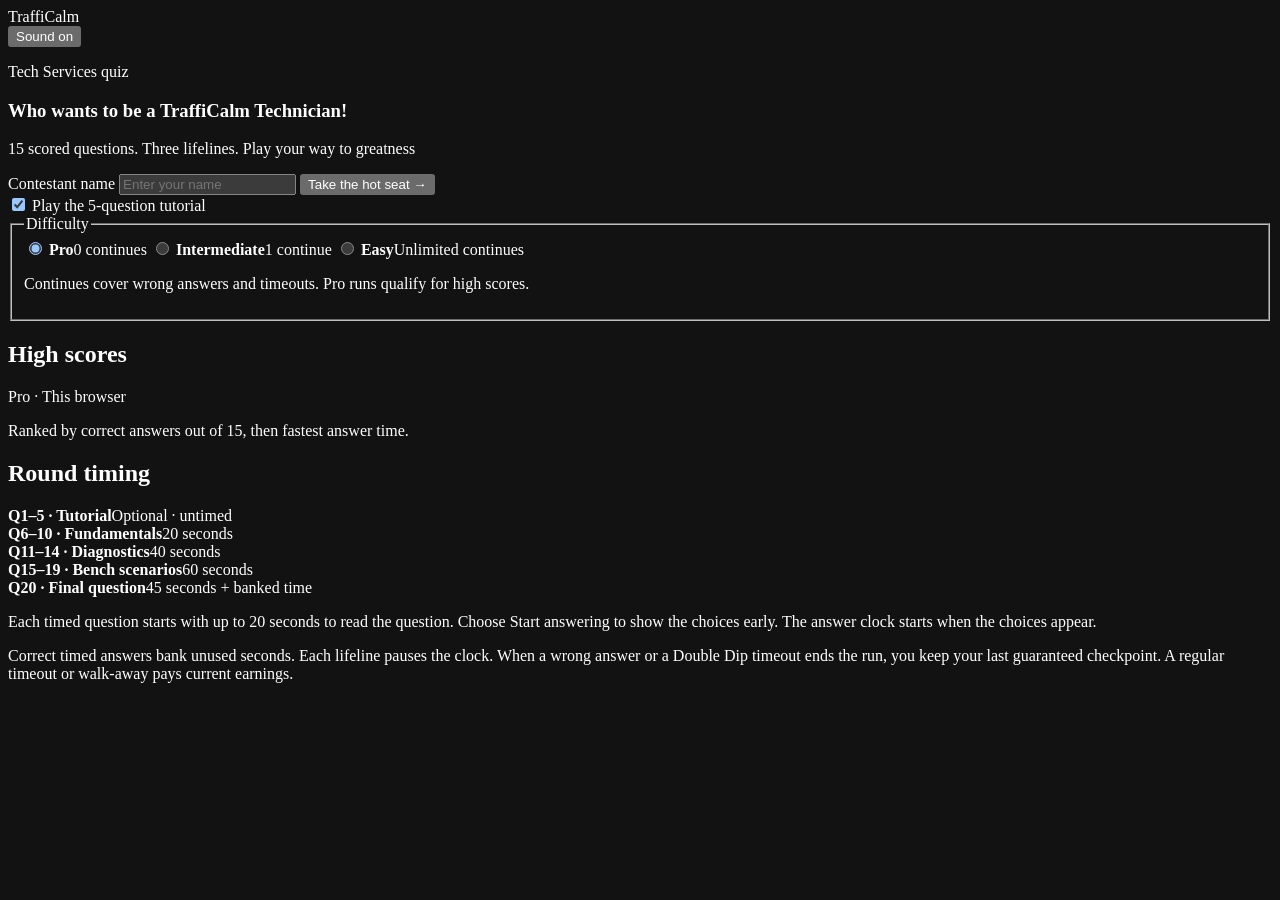
<file: src/shell.html>
<!doctype html>
<html lang="en">
<head>
<meta charset="utf-8">
<meta name="viewport" content="width=device-width, initial-scale=1">
<meta name="color-scheme" content="dark">
<title>Who wants to be a TraffiCalm Technician!</title>
<style>
/* STYLES */
</style>
</head>
<body>
<header class="top"><div class="wrap">
  <div class="brand"><span class="lamps" aria-hidden="true"><i></i><i></i><i></i><i></i></span>TraffiCalm</div>
  <button id="sound-toggle" class="sound-toggle" type="button" aria-label="Game sound" aria-pressed="true">Sound on</button>
</div></header>
<main class="wrap">
  <section id="home" aria-labelledby="home-title">
    <article class="stage hero">
      <div class="hero-copy">
        <p class="kicker">Tech Services quiz</p>
        <h1 id="home-title"><span class="lead-in">Who wants to be a</span> <span>TraffiCalm</span> <span class="gold-title">Technician!</span></h1>
        <p class="lede">15 scored questions. Three lifelines. Play your way to greatness</p>
        <form id="entry" class="entry">
          <div class="entry-row">
            <label for="player">Contestant name
              <input id="player" maxlength="28" placeholder="Enter your name" autocomplete="off">
            </label>
            <button class="primary" type="submit">Take the hot seat →</button>
          </div>
          <p class="micro" id="public-name-note" hidden>Use initials or a nickname. Pro scores are public.</p>
          <label class="tutorial-option" for="tutorial-enabled">
            <input id="tutorial-enabled" type="checkbox" checked>
            Play the 5-question tutorial
          </label>
          <fieldset class="mode-picker">
            <legend>Difficulty</legend>
            <div class="mode-options">
              <label class="mode-option"><strong><input id="mode-pro" type="radio" name="difficulty" value="pro" checked> Pro</strong><span>0 continues</span></label>
              <label class="mode-option"><strong><input id="mode-intermediate" type="radio" name="difficulty" value="intermediate"> Intermediate</strong><span>1 continue</span></label>
              <label class="mode-option"><strong><input id="mode-easy" type="radio" name="difficulty" value="easy"> Easy</strong><span>Unlimited continues</span></label>
            </div>
            <p class="micro">Continues cover wrong answers and timeouts. Pro runs qualify for high scores.</p>
          </fieldset>
        </form>
      </div>
    </article>
    <div class="home-grid">
      <article class="panel score-panel" aria-labelledby="scores-title">
        <div class="score-head"><h2 id="scores-title">High scores</h2><span class="muted" id="score-scope">Pro · This browser</span></div>
        <div id="scoreboard"></div>
        <p class="micro" id="shared-board-note" hidden>Shared scores are unavailable. Showing scores saved on this device.</p>
        <p class="micro">Ranked by correct answers out of 15, then fastest answer time.</p>
        <details id="prior-scores" class="review" hidden><summary>Earlier 20-question scores</summary><div id="prior-scoreboard"></div></details>
        <p class="micro" id="storage-note" hidden>Browser storage is unavailable. Scores will last until this page closes.</p>
      </article>
      <article class="panel rules">
        <div class="section-head"><h2>Round timing</h2><span class="micro" id="bank-count"></span></div>
        <div class="rules-grid">
          <div class="rule"><strong>Q1–5 · Tutorial</strong><span>Optional · untimed</span></div>
          <div class="rule"><strong>Q6–10 · Fundamentals</strong><span>20 seconds</span></div>
          <div class="rule"><strong>Q11–14 · Diagnostics</strong><span>40 seconds</span></div>
          <div class="rule"><strong>Q15–19 · Bench scenarios</strong><span>60 seconds</span></div>
          <div class="rule"><strong>Q20 · Final question</strong><span>45 seconds + banked time</span></div>
        </div>
        <p class="micro">Each timed question starts with up to 20 seconds to read the question. Choose Start answering to show the choices early. The answer clock starts when the choices appear.</p>
        <p class="micro">Correct timed answers bank unused seconds. Each lifeline pauses the clock. When a wrong answer or a Double Dip timeout ends the run, you keep your last guaranteed checkpoint. A regular timeout or walk-away pays current earnings.</p>
      </article>
    </div>
  </section>

  <section id="intro" class="stage intro-stage" hidden aria-labelledby="intro-title">
    <div class="intro-copy">
      <div>
        <h1 id="intro-title" tabindex="-1"></h1>
        <p id="intro-note"></p>
      </div>
      <button id="skip-intro" class="quiet" type="button">Skip intro →</button>
    </div>
  </section>

  <section id="game" hidden aria-labelledby="prompt">
    <div class="game-top"><div class="contestant-name"><span class="overline">In the hot seat</span><strong id="game-player"></strong><span class="micro" id="game-mode"></span></div><button id="walk" class="text-btn" type="button">Walk away</button></div>
    <div class="game-grid">
      <article class="panel console">
        <div class="status-bar">
          <div class="stat"><small id="progress-label">Question</small><strong id="progress"></strong></div>
          <div class="stat"><small id="clock-label">On the clock</small><strong id="clock"></strong></div>
          <div class="stat"><small>Time bank</small><strong id="bank"></strong></div>
        </div>
        <div class="meter" aria-hidden="true"><div id="meter-fill"></div></div>
        <div class="question-area">
          <p id="category" class="overline"></p>
          <h1 id="prompt" tabindex="-1"></h1>
          <div id="reading-controls" class="game-actions reading-actions" hidden>
            <p class="micro">Choices appear when reading time ends.</p>
            <button id="start-answering" class="primary" type="button">Start answering →</button>
          </div>
          <div id="answers" class="answers" aria-label="Answer choices"></div>
          <p class="feedback" id="feedback" role="status" hidden></p>
          <div id="answer-controls" class="game-actions">
            <span id="selection-note" class="micro">Choose an answer, then lock it in.</span>
            <button id="lock" class="primary" type="button" disabled>Lock in answer</button>
            <button id="next" class="primary" type="button" hidden>Next question →</button>
          </div>
        </div>
        <div id="life-area" class="life-area">
          <h2 class="overline">Lifelines · once per run</h2>
          <div class="life-buttons">
            <button class="quiet" data-life="half" type="button">50/50</button>
            <button class="quiet" data-life="hint" type="button">Bench Hint</button>
            <button class="quiet" data-life="dip" type="button">Double Dip</button>
          </div>
        </div>
      </article>
      <aside class="panel ladder" aria-labelledby="ladder-title">
        <h2 id="ladder-title">Prize ladder</h2>
        <ol id="ladder" reversed></ol>
        <p class="micro key">◆ Guaranteed checkpoint</p>
        <p class="micro key">Starting guarantee <strong id="base-guarantee"></strong></p>
      </aside>
    </div>
  </section>

  <section id="result" class="panel result" hidden aria-labelledby="result-title">
    <div id="victory-stage" class="stage victory-stage" aria-hidden="true" hidden><div id="money-rain"></div></div>
    <p class="kicker">Final score</p>
    <h1 id="result-title" tabindex="-1"></h1>
    <p id="result-cash"></p>
    <p class="muted" id="result-note"></p>
    <p class="micro" id="result-mode"></p>
    <p class="micro" id="share-status" role="status" hidden></p>
    <div class="result-stats" id="result-stats"></div>
    <details class="review" id="review"><summary>Review answers</summary><ol id="review-list" start="6"></ol></details>
    <div class="game-actions">
      <button id="home-button" class="quiet" type="button">Home &amp; high scores</button>
      <button id="again" class="primary" type="button">Play again →</button>
    </div>
  </section>
</main>
<dialog id="pause-dialog" aria-labelledby="dialog-title">
  <p id="dialog-kicker" class="overline"></p>
  <h2 id="dialog-title"></h2>
  <p id="dialog-body" class="muted"></p>
  <div class="dialog-actions">
    <button id="dialog-cancel" class="quiet" type="button">Cancel</button>
    <button id="dialog-action" class="primary" type="button"></button>
  </div>
</dialog>
<script>
/* QUESTION_BANK */
</script>
<script>
/* GAME_ENGINE */
</script>
</body>
</html>
</file>
